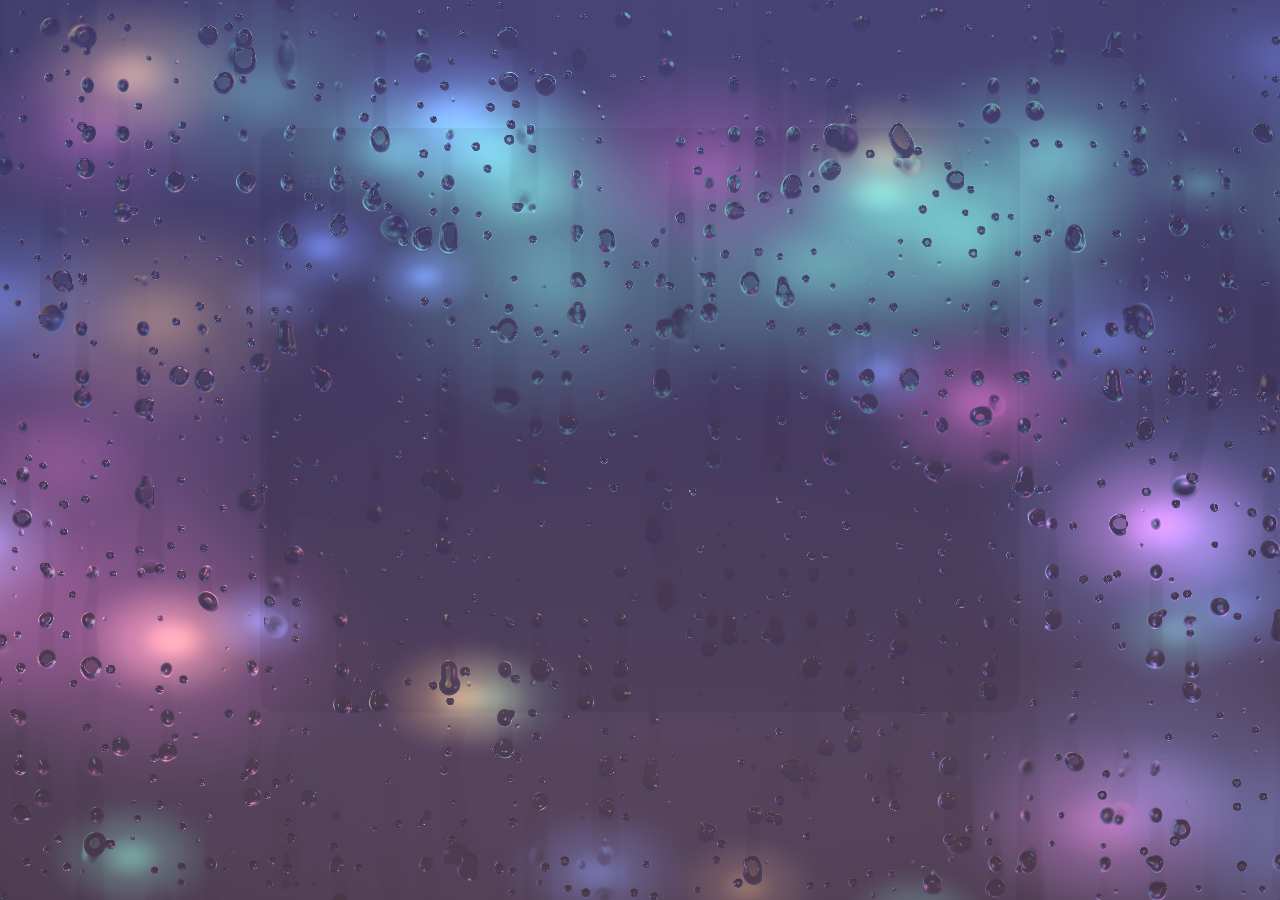
<file: index.html>
<!DOCTYPE html>
<html lang="zh-CN">
<head>
  <meta charset="UTF-8">
  <meta name="viewport" content="width=device-width, initial-scale=1.0">
  <title>Cyber Zen · 赛博禅</title>
  <link rel="preconnect" href="https://fonts.googleapis.com">
  <link rel="preconnect" href="https://fonts.gstatic.com" crossorigin>
  <link href="https://fonts.googleapis.com/css2?family=JetBrains+Mono:wght@300;400&family=Noto+Serif+SC:wght@300;400&family=LXGW+WenKai:wght@300;400&display=swap" rel="stylesheet">
  <link rel="stylesheet" href="style.css">
</head>
<body>
  <!-- WebGL fullscreen background -->
  <canvas id="bg-canvas"></canvas>

  <!-- Mode switcher – visible only when hovering top 50px -->
  <div id="mode-bar">
    <span class="mode-option active" data-mode="rain">Rain</span>
    <span class="mode-sep">/</span>
    <span class="mode-option" data-mode="snow">Star</span>
  </div>

  <!-- The Deck – immersive editor -->
  <div id="deck">
    <textarea id="editor" placeholder="在此书写 …" spellcheck="false"></textarea>
    <div id="deck-toolbar">
      <button id="btn-font" title="切换字体">A</button>
      <button id="btn-timer" title="心流计时器">⏱</button>
      <button id="btn-export" title="导出 .txt">↓</button>
    </div>
  </div>

  <!-- Vibe Mixer toggle (bottom-right) -->
  <div id="mixer-toggle" title="Vibe Mixer">
    <svg width="26" height="26" viewBox="0 0 20 20" fill="none">
      <rect x="3" y="4" width="14" height="1.5" rx="0.75" fill="currentColor"/>
      <rect x="3" y="9.25" width="14" height="1.5" rx="0.75" fill="currentColor"/>
      <rect x="3" y="14.5" width="14" height="1.5" rx="0.75" fill="currentColor"/>
      <circle cx="7" cy="4.75" r="2" fill="currentColor"/>
      <circle cx="13" cy="10" r="2" fill="currentColor"/>
      <circle cx="9" cy="15.25" r="2" fill="currentColor"/>
    </svg>
  </div>

  <!-- Vibe Mixer panel -->
  <div id="vibe-mixer">
    <h3>Vibe Mixer</h3>
    <label>
      <span class="label-text">Intensity</span>
      <input type="range" id="sl-intensity" min="0" max="100" value="50">
    </label>
    <label>
      <span class="label-text">Blur</span>
      <input type="range" id="sl-blur" min="0" max="100" value="20">
    </label>
    <label>
      <span class="label-text">White Noise</span>
      <input type="range" id="sl-noise" min="0" max="100" value="0">
    </label>
    <label>
      <span class="label-text">Ambient</span>
      <input type="range" id="sl-music" min="0" max="100" value="0">
    </label>
    <div id="scene-selector">
      <span class="label-text">Scene</span>
      <div id="scene-btns">
        <button class="scene-btn active" data-scene="0">自然雨声</button>
        <button class="scene-btn" data-scene="1">窗边细雨</button>
      </div>
    </div>
  </div>

  <!-- Zen Timer overlay -->
  <div id="zen-timer" class="hidden">
    <svg id="timer-ring" viewBox="0 0 120 120">
      <circle class="ring-bg" cx="60" cy="60" r="54"/>
      <circle class="ring-fg" cx="60" cy="60" r="54"/>
    </svg>
    <div id="timer-display">25:00</div>
    <div id="timer-controls">
      <button id="timer-start">▶</button>
      <button id="timer-reset">↻</button>
    </div>
    <div id="timer-presets">
      <span data-min="15">15</span>
      <span data-min="25" class="active">25</span>
      <span data-min="45">45</span>
    </div>
  </div>

  <script src="app.js"></script>
</body>
</html>
</file>
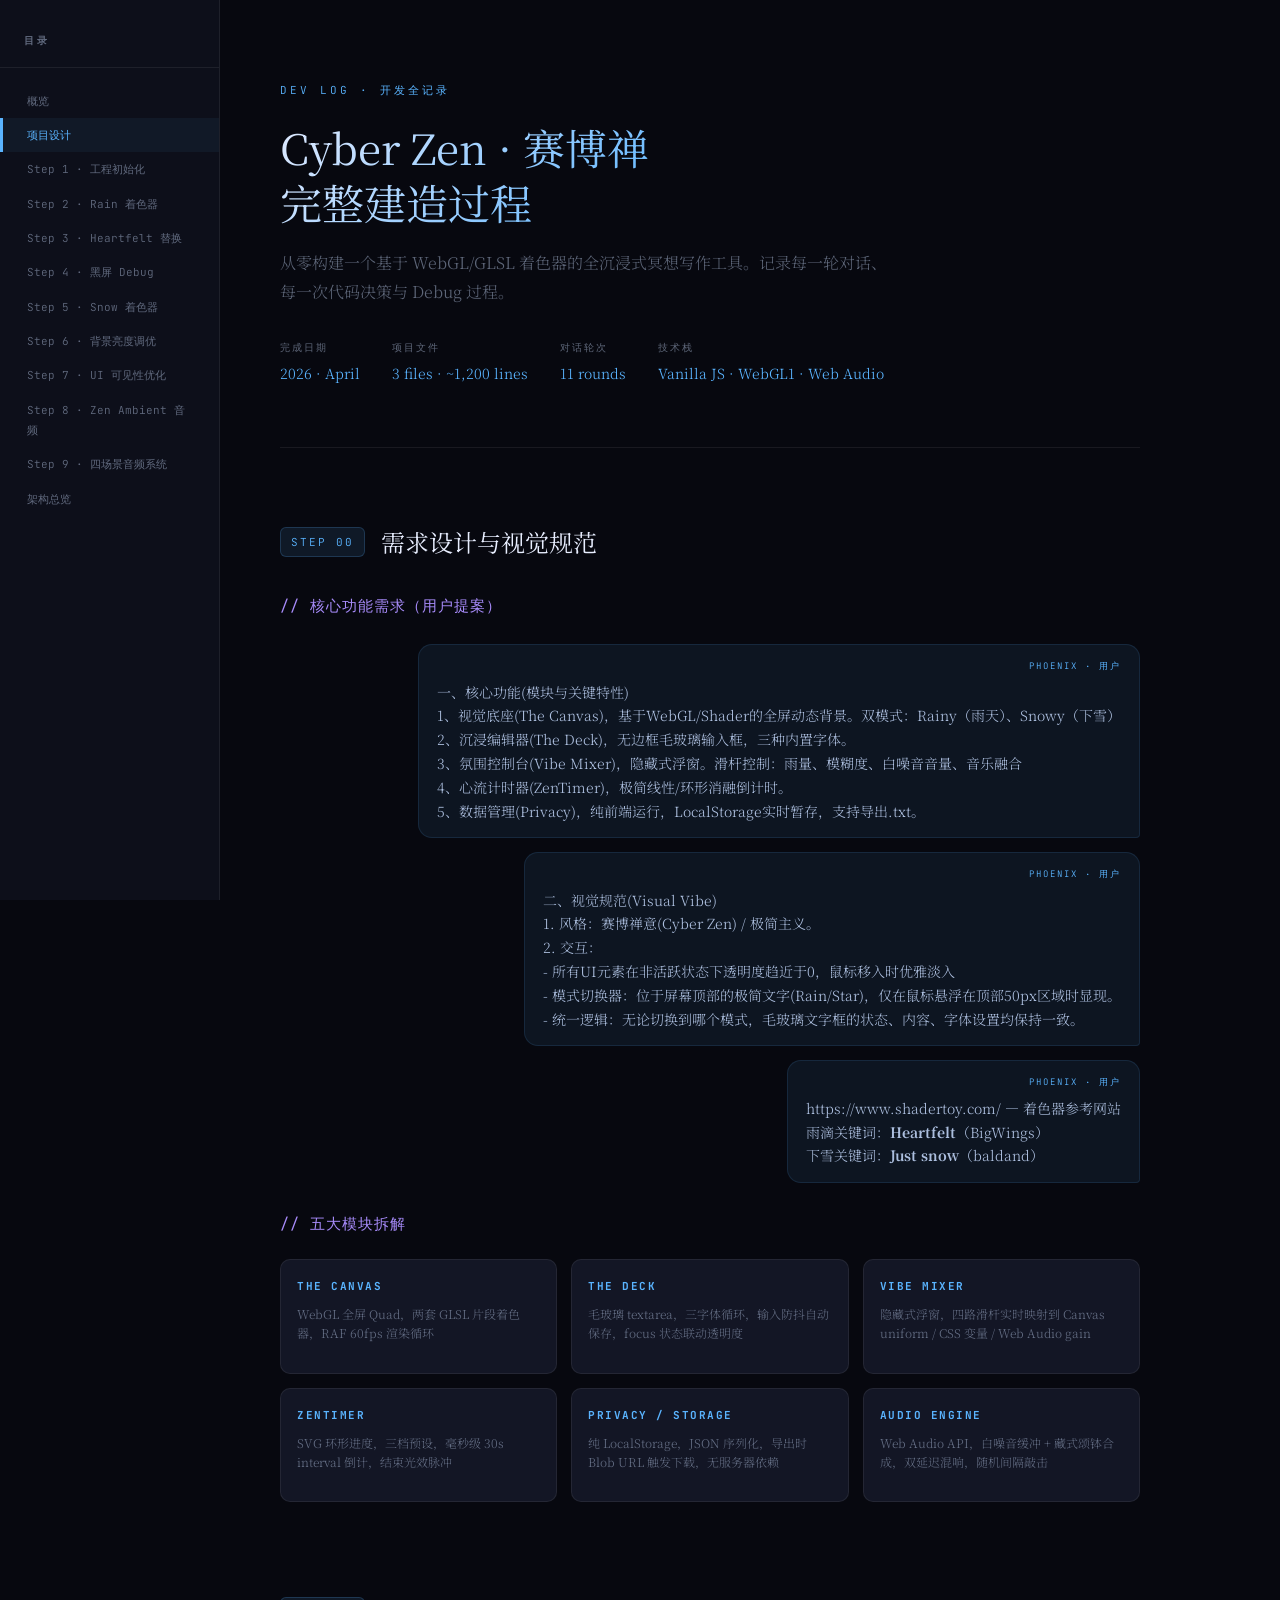
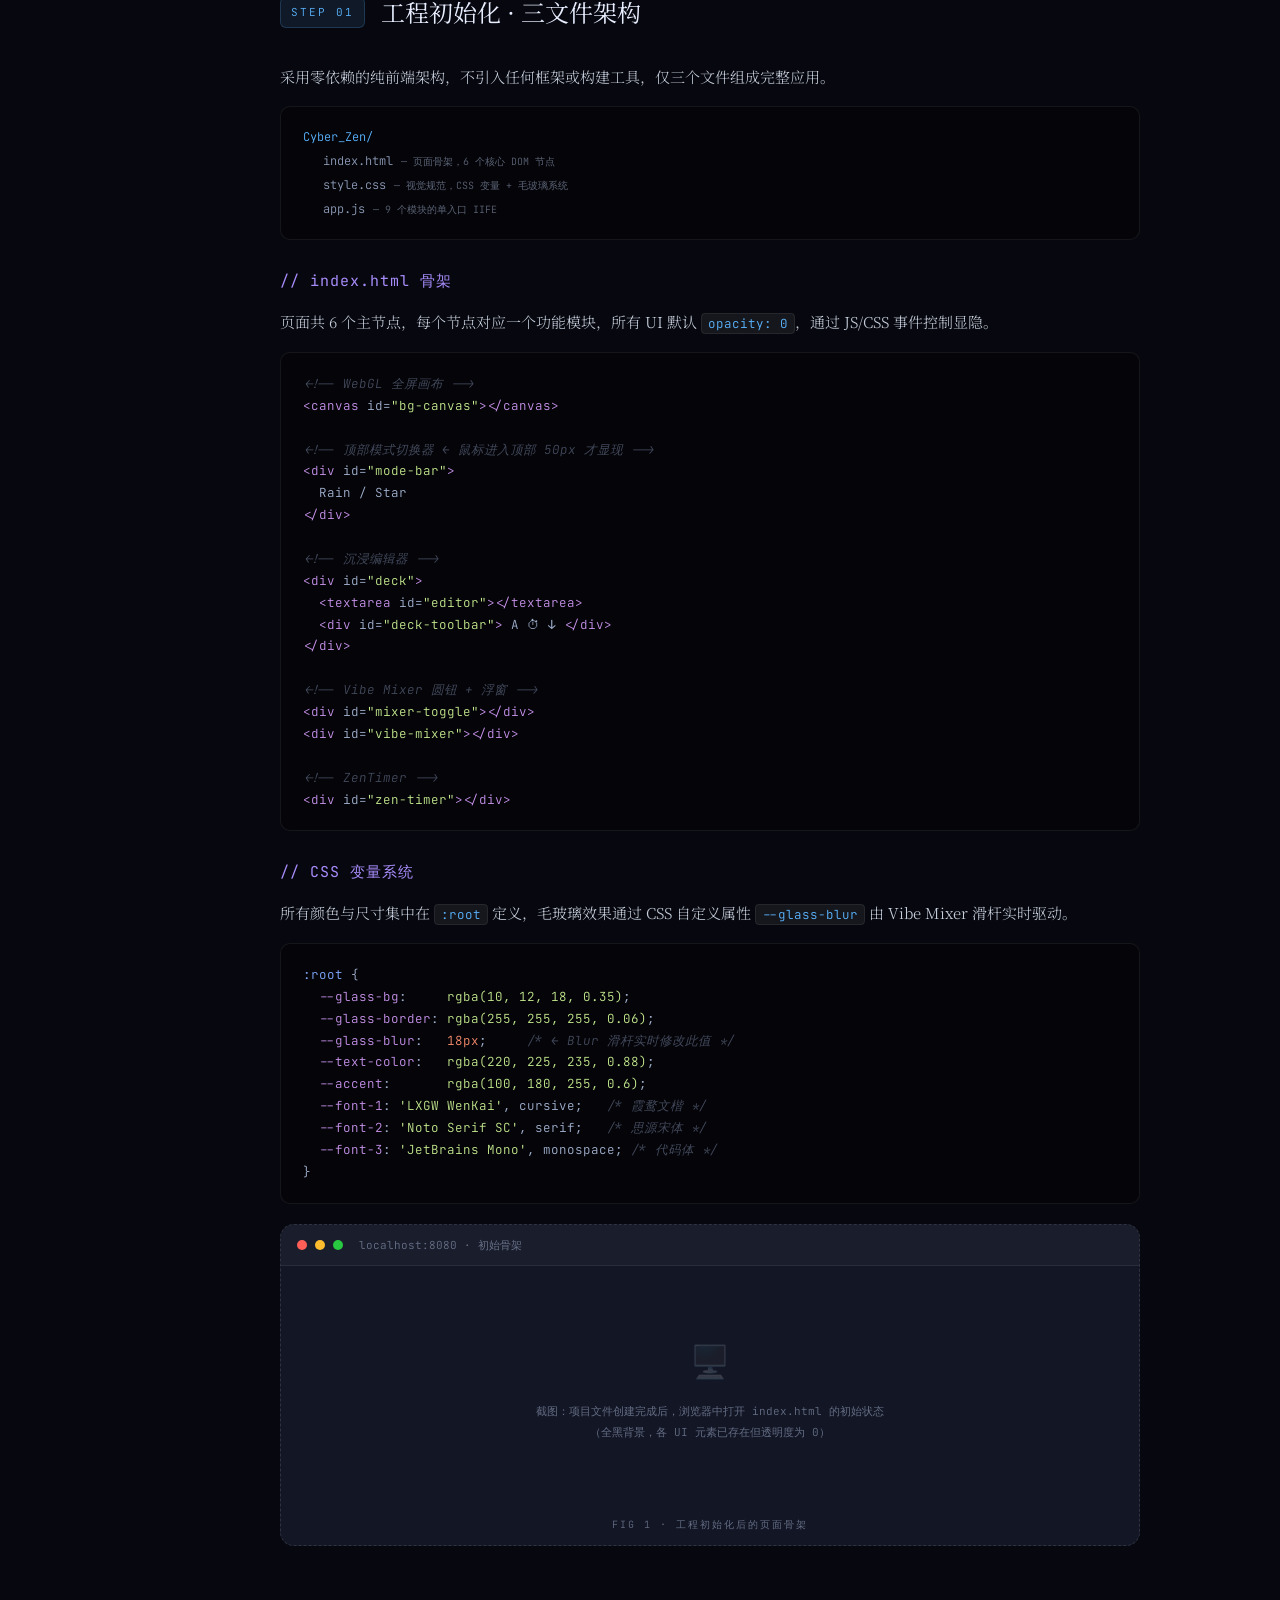
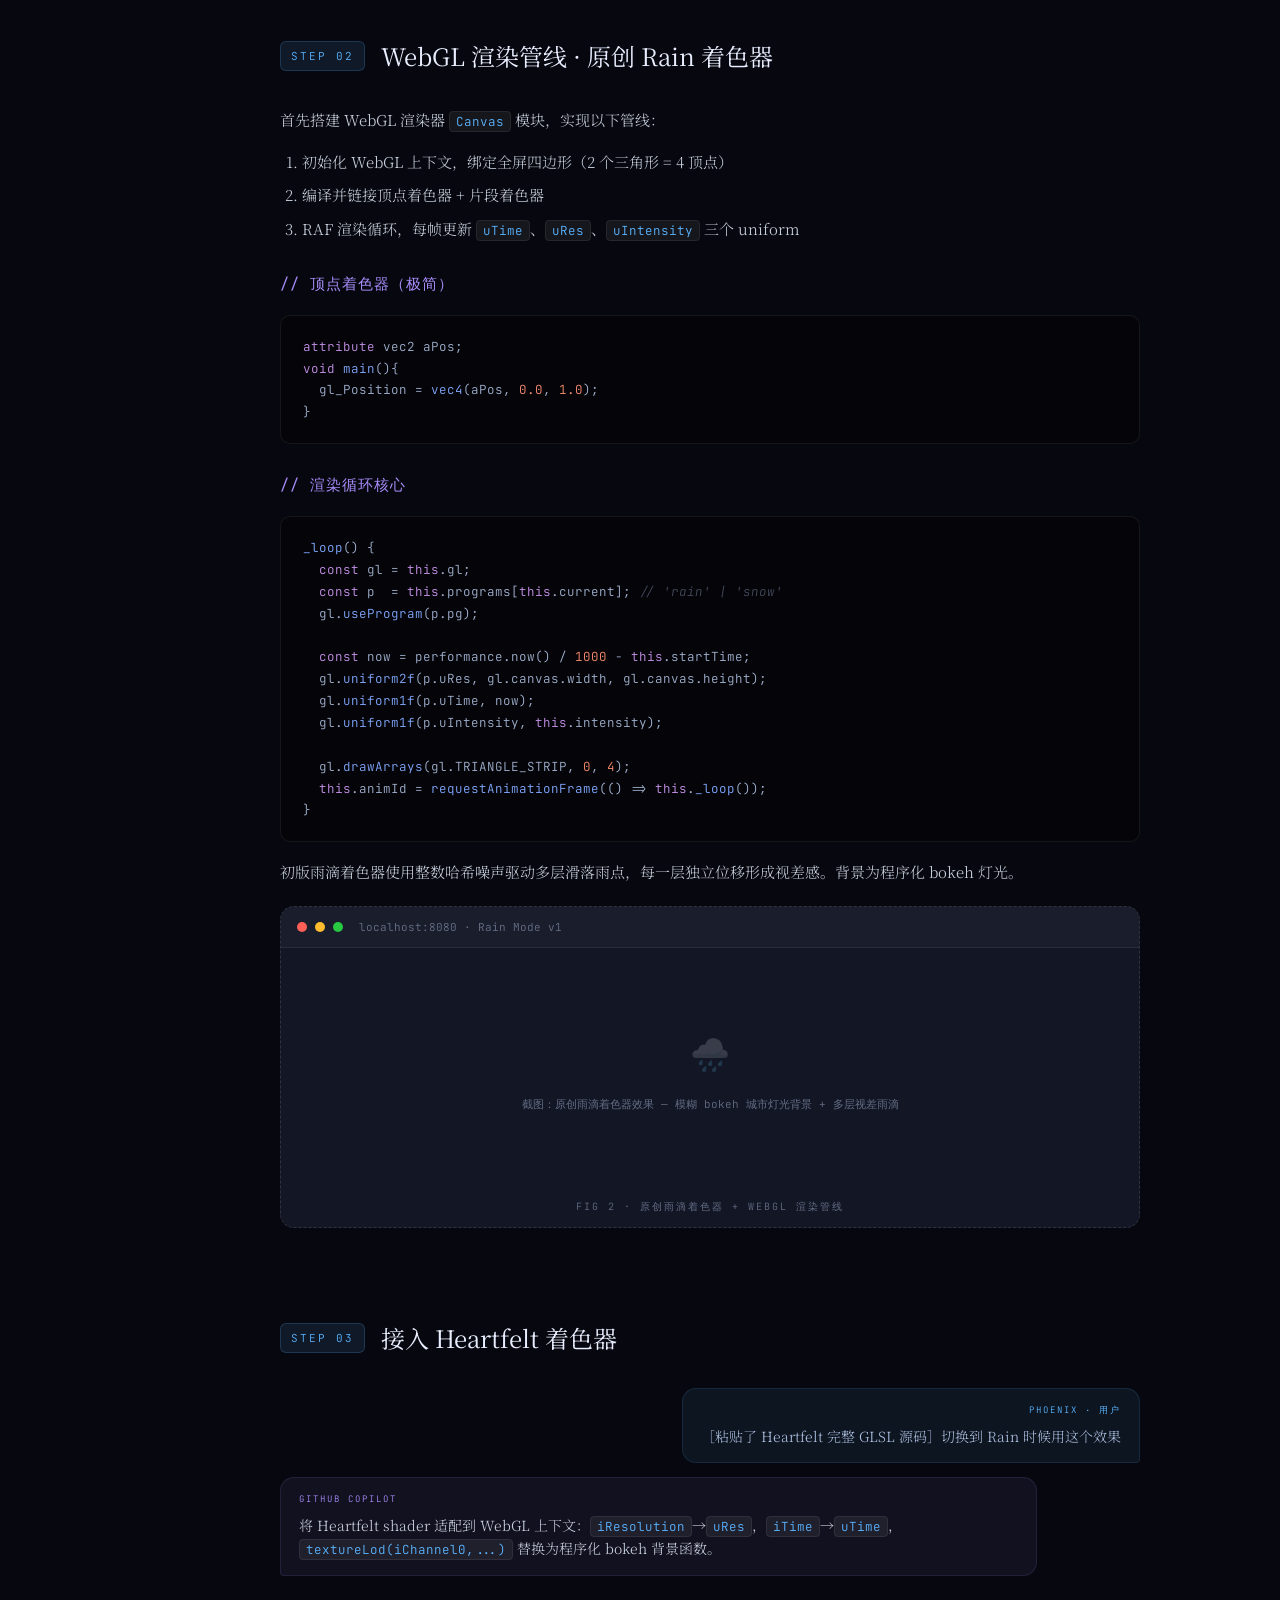
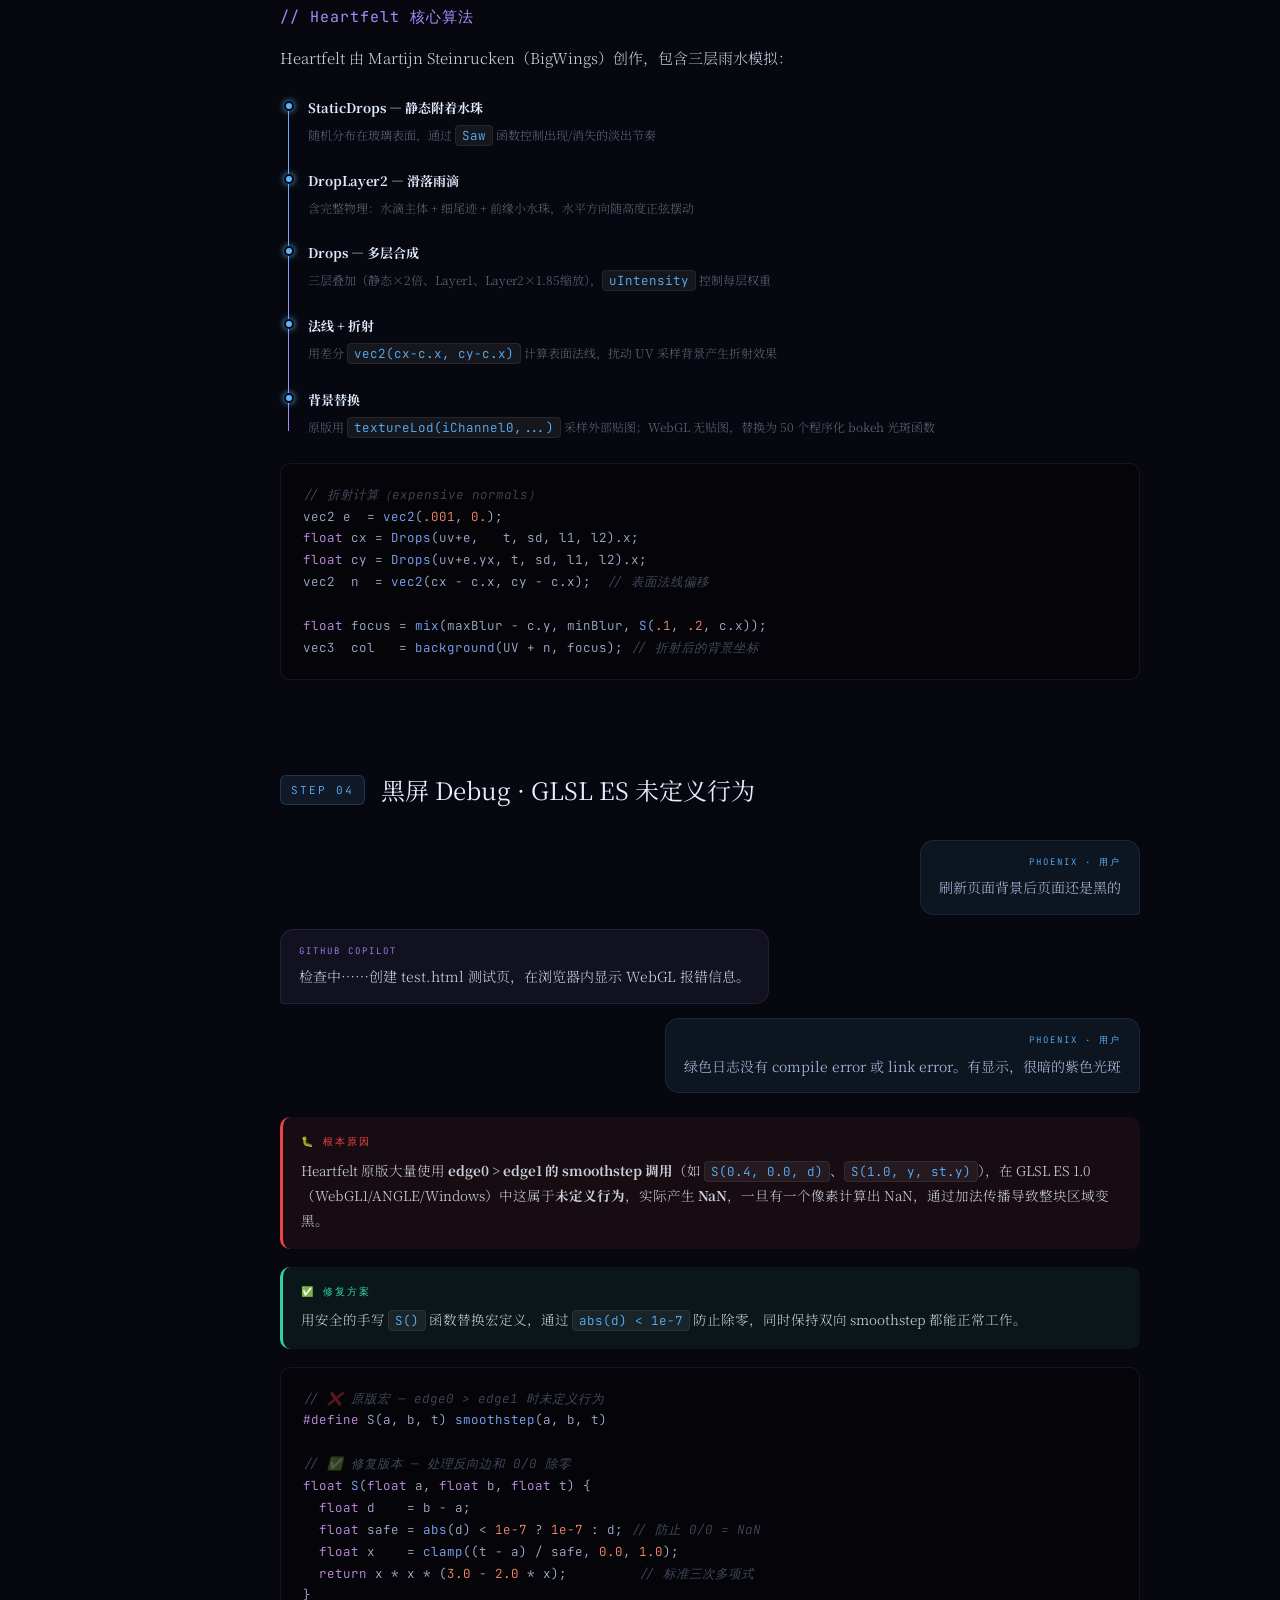
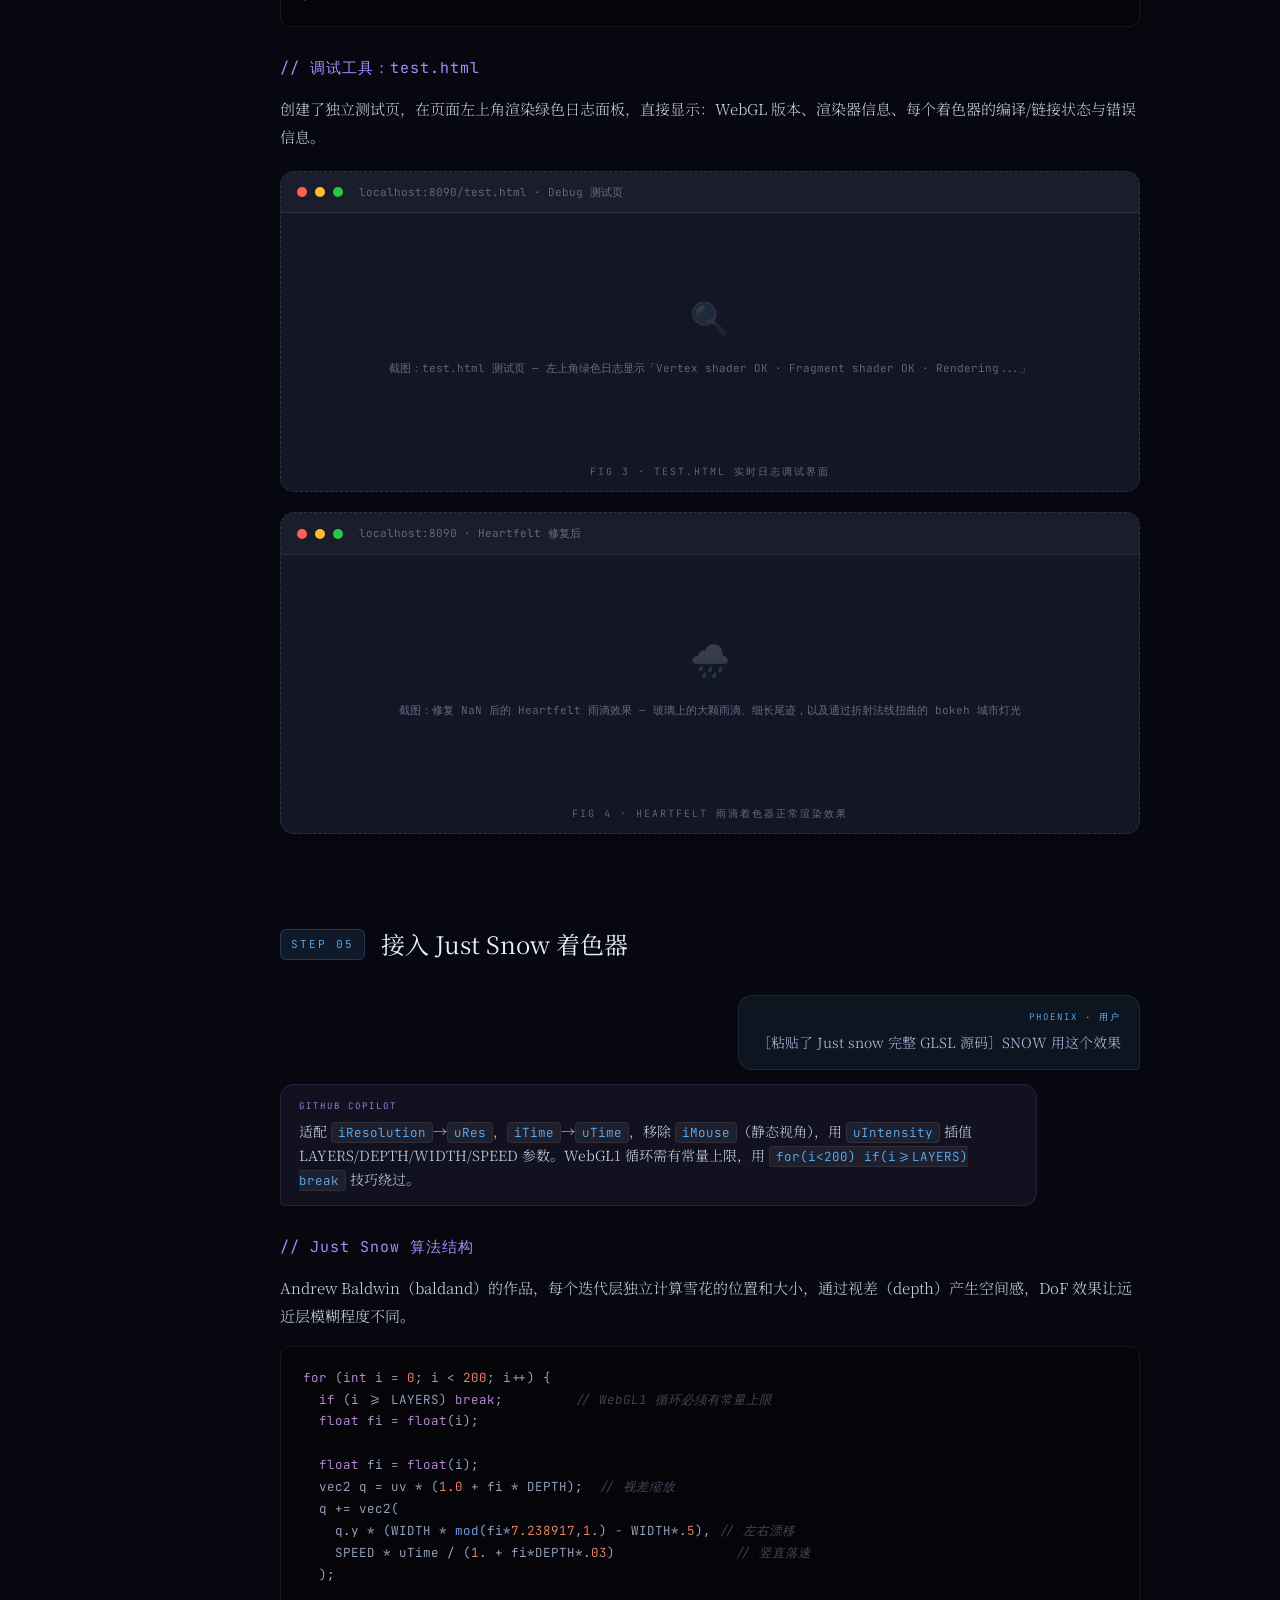
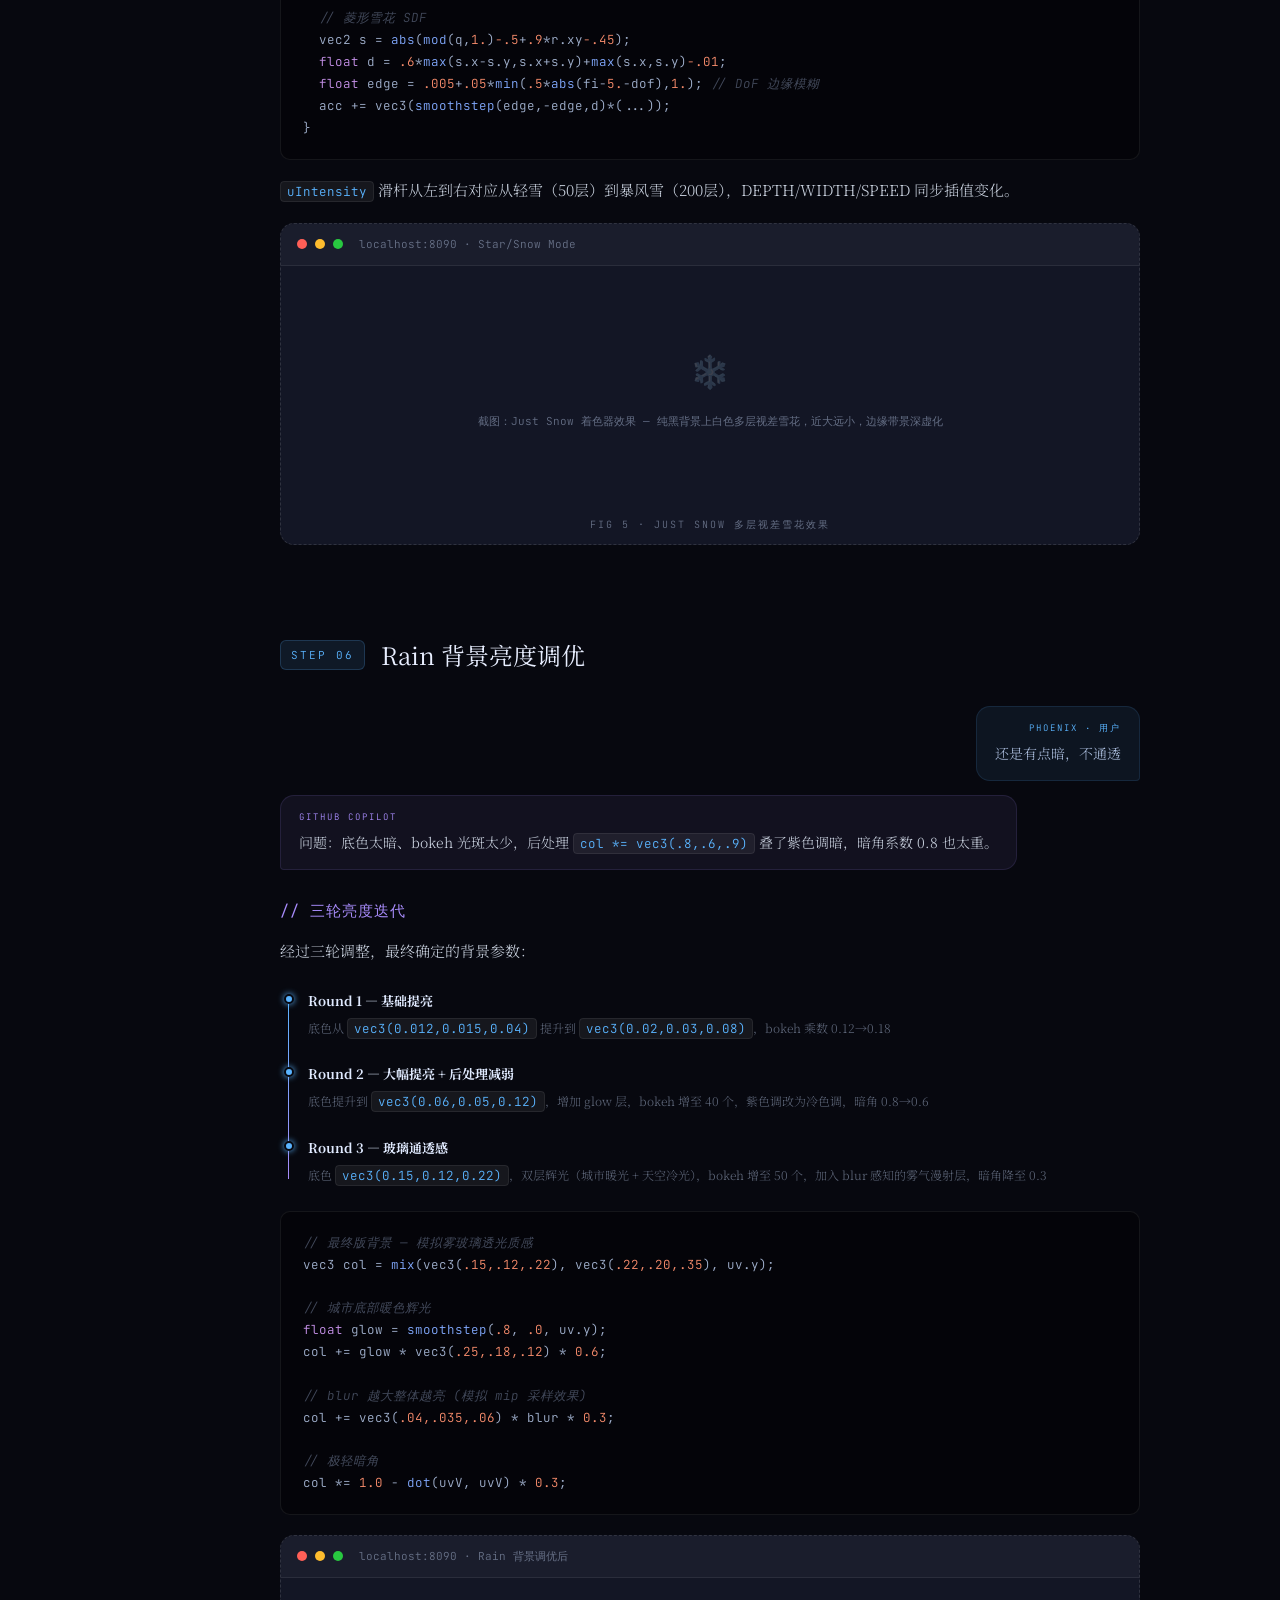
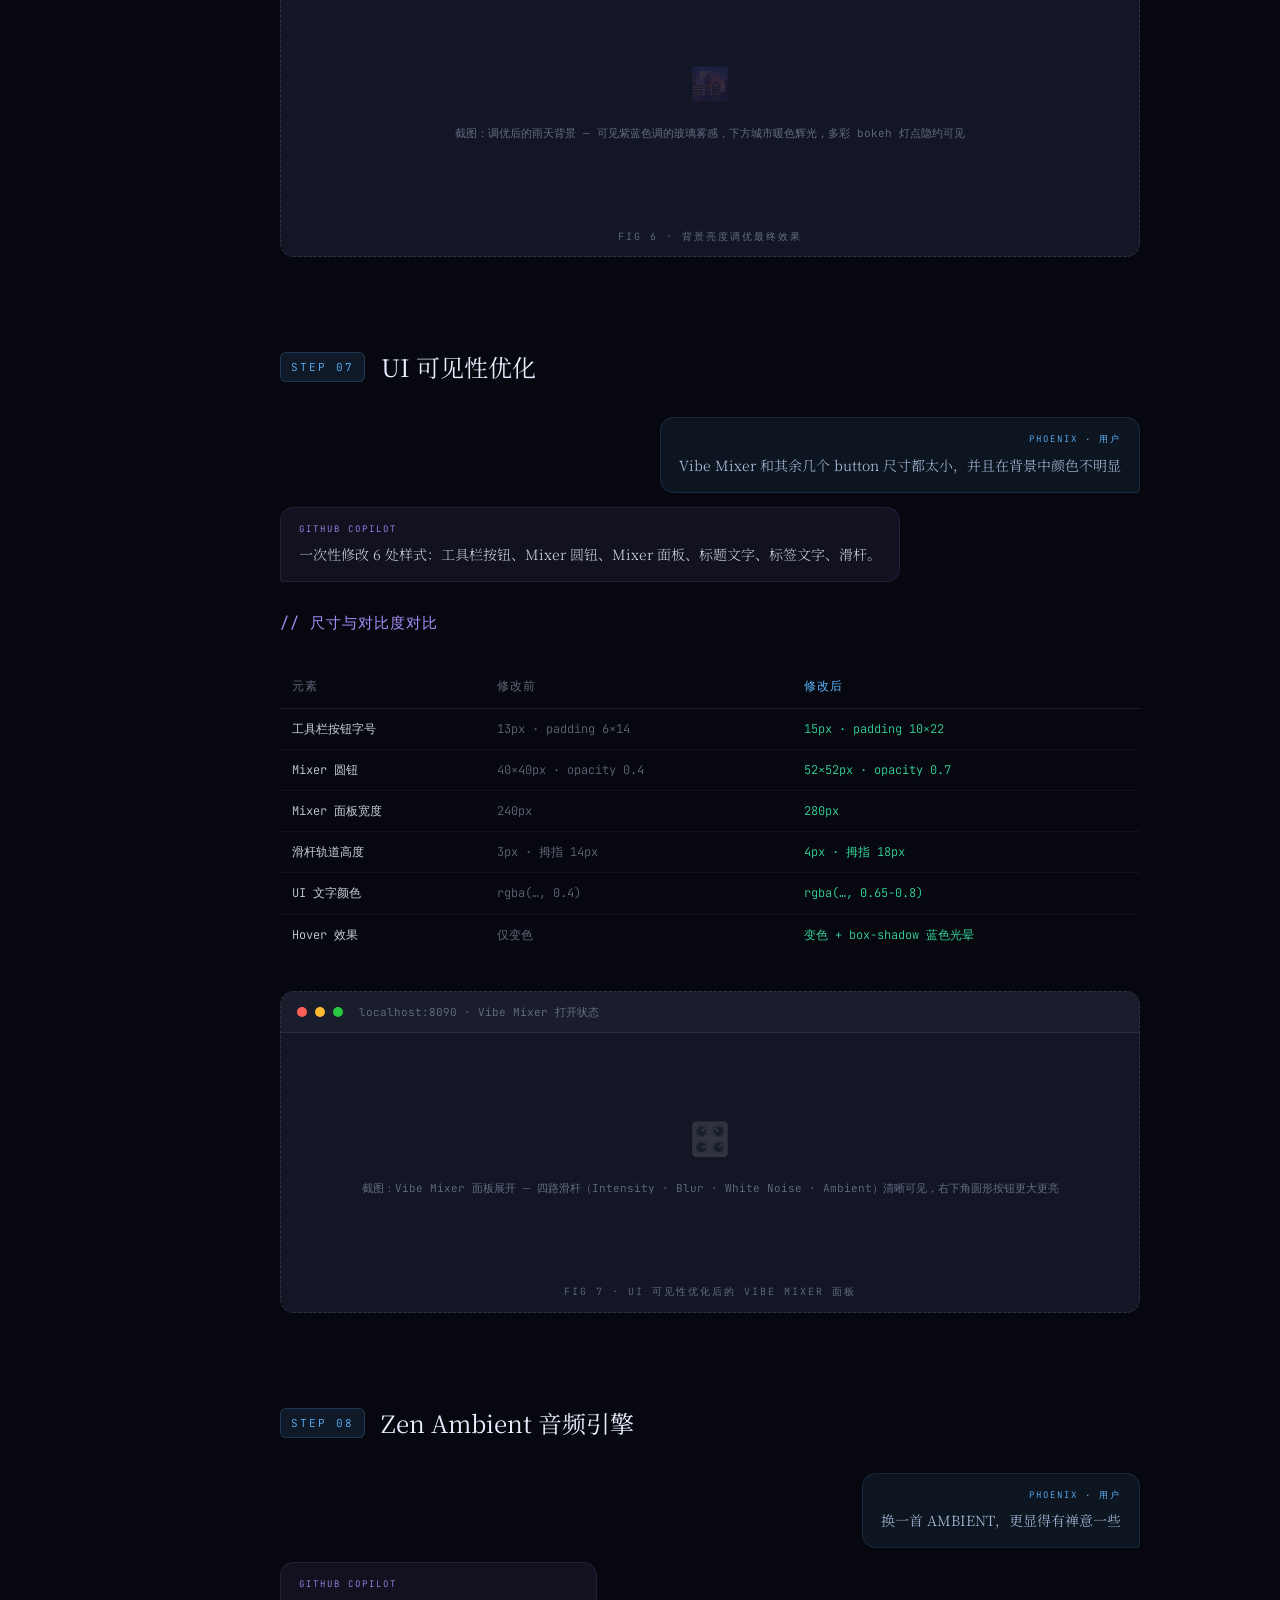
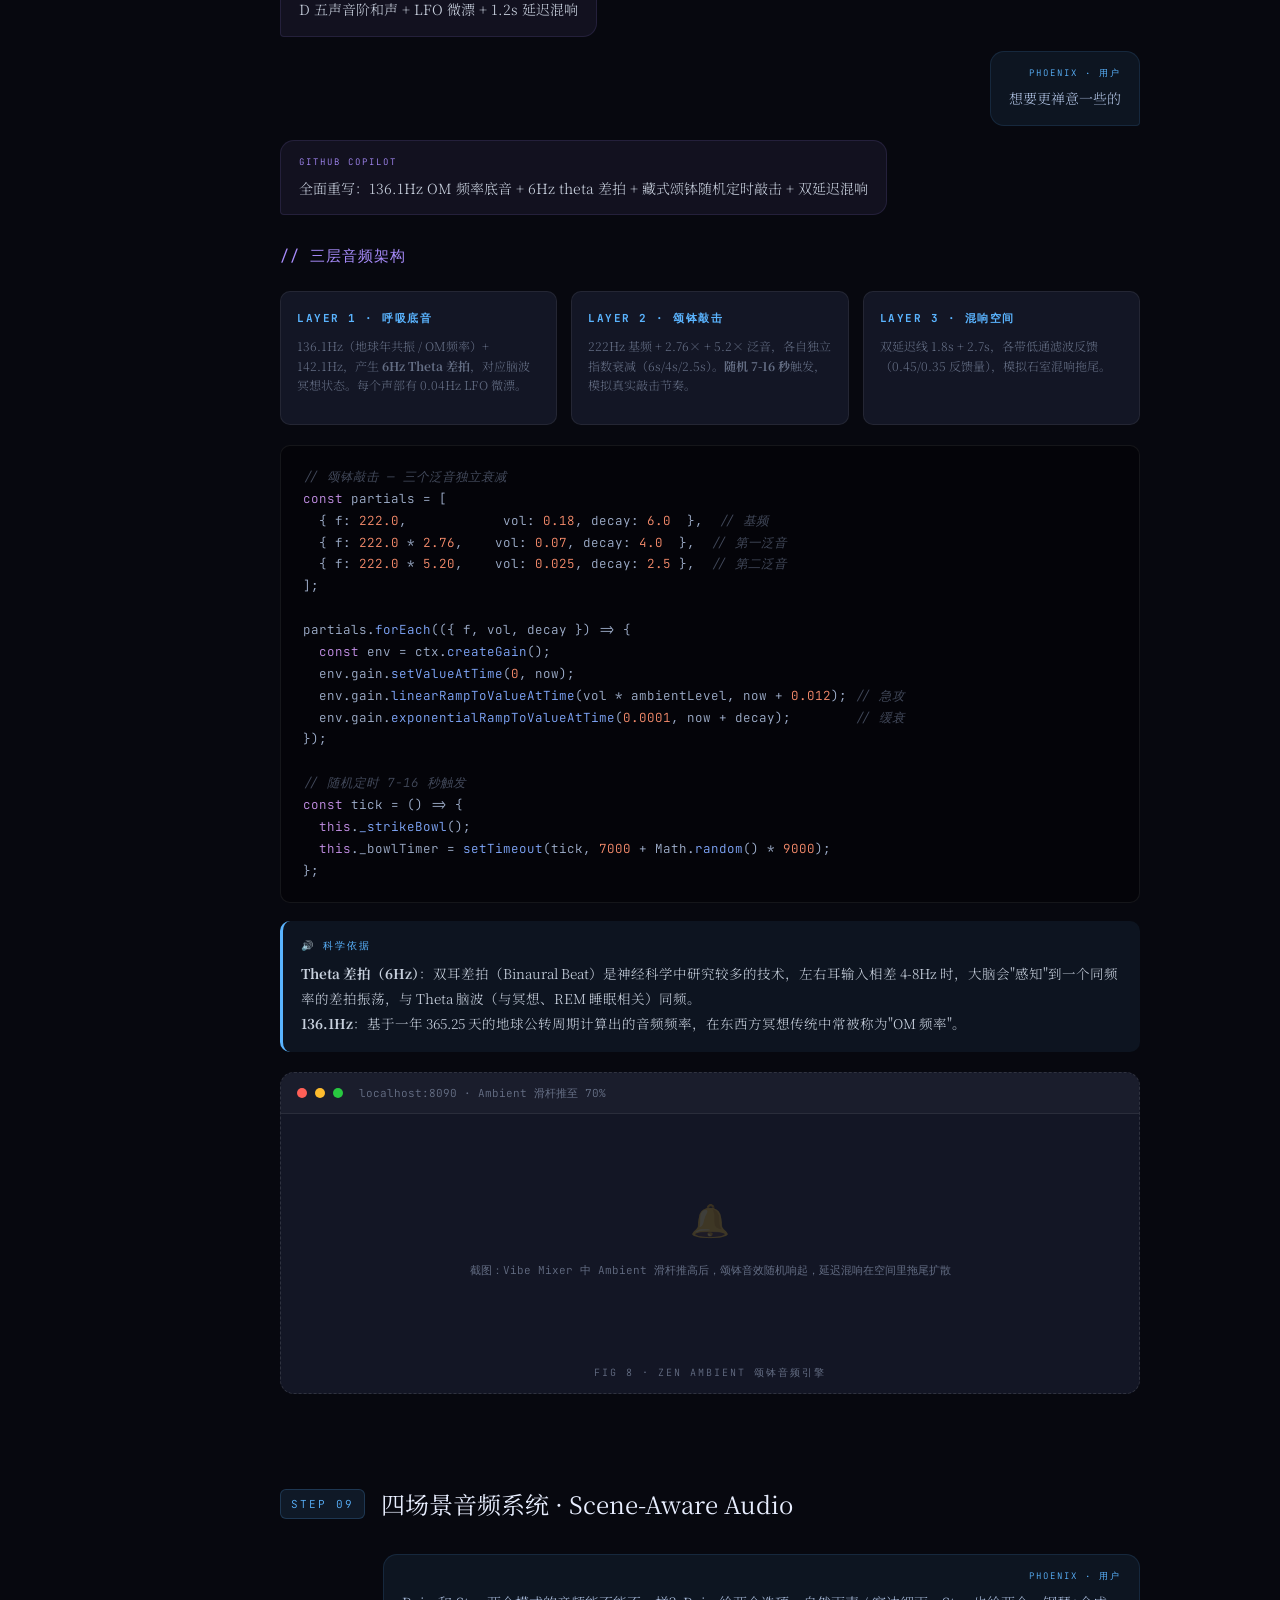
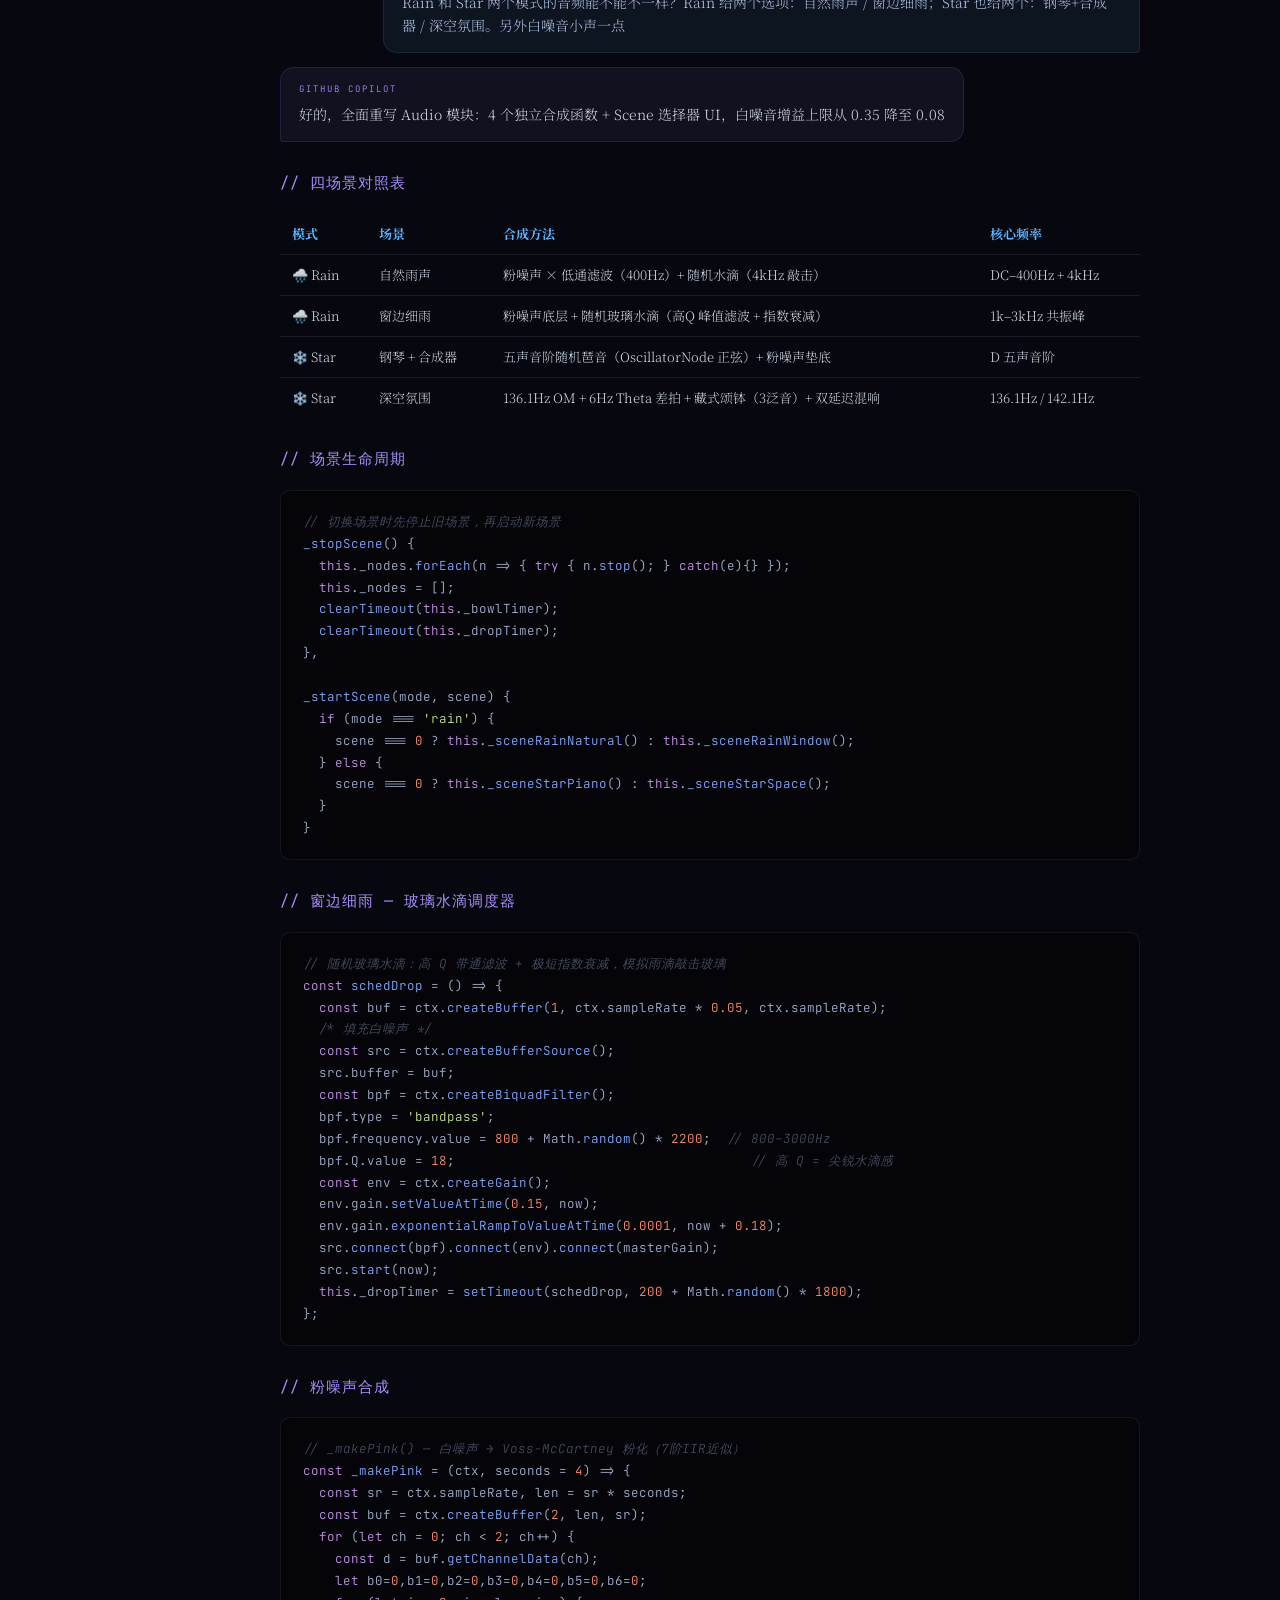
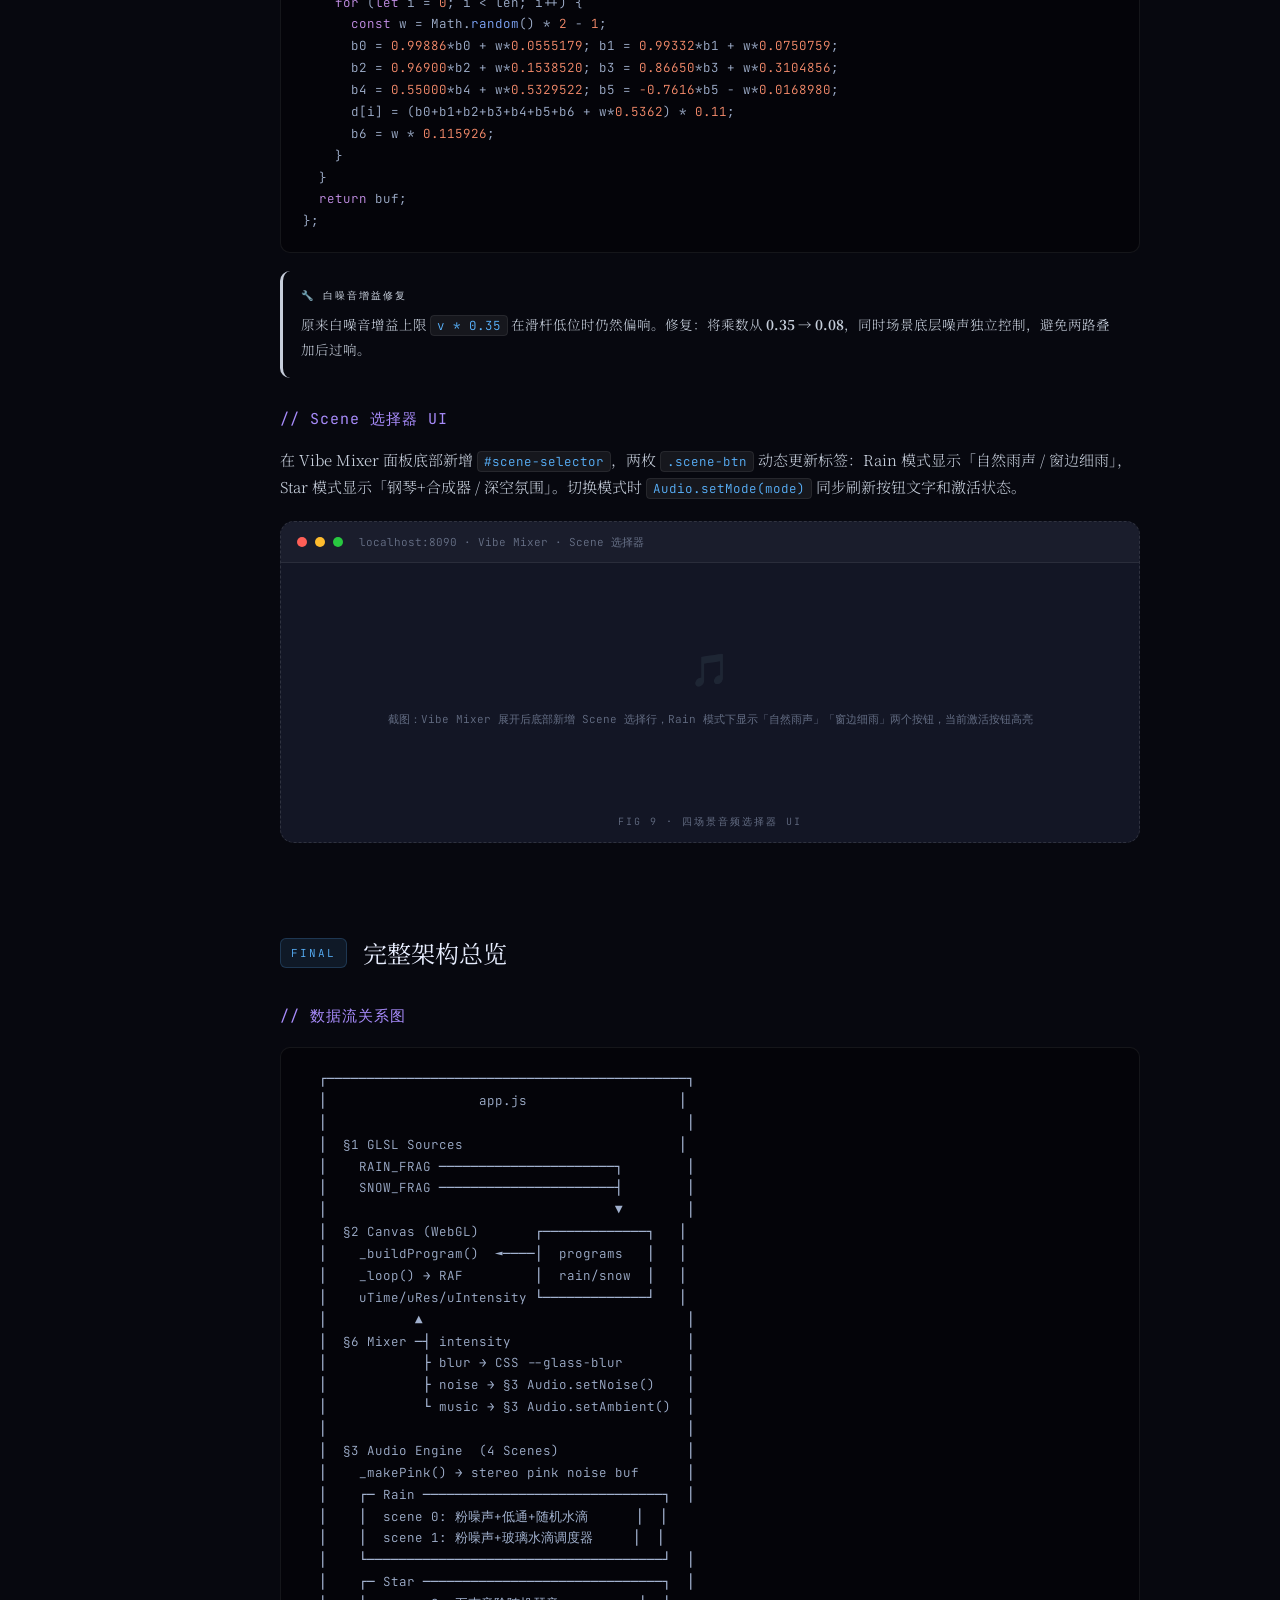
<file: devlog.html>
<!DOCTYPE html>
<html lang="zh-CN">
<head>
<meta charset="UTF-8">
<meta name="viewport" content="width=device-width, initial-scale=1.0">
<title>Cyber Zen · 开发全记录</title>
<style>
  @import url('https://fonts.googleapis.com/css2?family=JetBrains+Mono:wght@300;400&family=Noto+Serif+SC:wght@300;400&display=swap');

  :root {
    --bg: #07080f;
    --bg2: #0d0f1a;
    --bg3: #131625;
    --border: rgba(255,255,255,0.07);
    --accent: #5ab4ff;
    --accent2: #a78bfa;
    --text: rgba(220,228,242,0.9);
    --text-dim: rgba(180,195,225,0.5);
    --user-bg: rgba(90,180,255,0.08);
    --ai-bg: rgba(167,139,250,0.07);
    --code-bg: rgba(0,0,0,0.4);
    --radius: 14px;
  }

  * { margin:0; padding:0; box-sizing:border-box; }

  html { scroll-behavior: smooth; }

  body {
    background: var(--bg);
    color: var(--text);
    font-family: 'Noto Serif SC', serif;
    font-weight: 300;
    line-height: 1.85;
    font-size: 15px;
  }

  /* ── Sidebar TOC ── */
  #toc {
    position: fixed;
    top: 0; left: 0;
    width: 220px; height: 100vh;
    background: var(--bg2);
    border-right: 1px solid var(--border);
    padding: 32px 0;
    overflow-y: auto;
    z-index: 100;
  }
  #toc h2 {
    font-family: 'JetBrains Mono', monospace;
    font-size: 10px;
    letter-spacing: 3px;
    text-transform: uppercase;
    color: var(--text-dim);
    padding: 0 24px 16px;
    border-bottom: 1px solid var(--border);
    margin-bottom: 16px;
  }
  #toc a {
    display: block;
    padding: 7px 24px;
    font-family: 'JetBrains Mono', monospace;
    font-size: 11px;
    color: var(--text-dim);
    text-decoration: none;
    transition: color .25s, background .25s, border-left .25s;
    border-left: 3px solid transparent;
  }
  #toc a:hover, #toc a.active {
    color: var(--accent);
    background: rgba(90,180,255,0.06);
    border-left-color: var(--accent);
  }
  #toc .toc-step { color: var(--text-dim); font-size: 10px; padding: 3px 24px 3px 34px; }

  /* ── Main ── */
  main {
    margin-left: 220px;
    padding: 0 60px 120px;
    max-width: 980px;
  }

  /* ── Hero ── */
  #hero {
    padding: 80px 0 60px;
    border-bottom: 1px solid var(--border);
    margin-bottom: 64px;
  }
  #hero .badge {
    font-family: 'JetBrains Mono', monospace;
    font-size: 11px;
    letter-spacing: 3px;
    text-transform: uppercase;
    color: var(--accent);
    margin-bottom: 20px;
  }
  #hero h1 {
    font-size: 42px;
    font-weight: 400;
    line-height: 1.3;
    background: linear-gradient(135deg, #e0eaff 0%, var(--accent) 50%, var(--accent2) 100%);
    -webkit-background-clip: text;
    -webkit-text-fill-color: transparent;
    background-clip: text;
    margin-bottom: 18px;
  }
  #hero p { color: var(--text-dim); font-size: 16px; max-width: 620px; }
  .meta-row {
    display: flex; gap: 32px; margin-top: 32px;
  }
  .meta-item { display:flex; flex-direction:column; gap:4px; }
  .meta-label { font-family: 'JetBrains Mono', monospace; font-size: 10px; letter-spacing:2px; text-transform:uppercase; color: var(--text-dim); }
  .meta-value { font-size: 14px; color: var(--accent); }

  /* ── Section ── */
  .section {
    margin-bottom: 80px;
    padding-top: 8px;
  }
  .step-header {
    display: flex; align-items: center; gap: 16px;
    margin-bottom: 28px;
  }
  .step-num {
    font-family: 'JetBrains Mono', monospace;
    font-size: 11px;
    letter-spacing: 2px;
    color: var(--accent);
    background: rgba(90,180,255,0.1);
    border: 1px solid rgba(90,180,255,0.2);
    border-radius: 6px;
    padding: 4px 10px;
    white-space: nowrap;
  }
  .section h2 {
    font-size: 24px;
    font-weight: 400;
    color: #e8eeff;
  }
  .section h3 {
    font-size: 15px;
    font-weight: 400;
    color: var(--accent2);
    margin: 28px 0 12px;
    font-family: 'JetBrains Mono', monospace;
    letter-spacing: 1px;
  }
  .section p { margin-bottom: 14px; color: var(--text); }
  .section ul, .section ol { padding-left: 22px; margin-bottom: 14px; }
  .section li { margin-bottom: 6px; color: var(--text); }
  .divider { height: 1px; background: var(--border); margin: 48px 0; }

  /* ── Chat bubbles ── */
  .chat { margin: 24px 0; display: flex; flex-direction: column; gap: 14px; }
  .bubble { padding: 14px 18px; border-radius: var(--radius); max-width: 88%; line-height:1.7; font-size: 14px; }
  .bubble.user {
    background: var(--user-bg);
    border: 1px solid rgba(90,180,255,0.12);
    border-bottom-right-radius: 4px;
    align-self: flex-end;
    color: rgba(200,220,255,0.85);
  }
  .bubble.ai {
    background: var(--ai-bg);
    border: 1px solid rgba(167,139,250,0.12);
    border-bottom-left-radius: 4px;
    align-self: flex-start;
    color: var(--text);
  }
  .bubble-label {
    font-family: 'JetBrains Mono', monospace;
    font-size: 9px;
    letter-spacing: 2px;
    text-transform: uppercase;
    margin-bottom: 6px;
  }
  .bubble.user .bubble-label { color: var(--accent); text-align:right; }
  .bubble.ai   .bubble-label { color: var(--accent2); }

  /* ── Code block ── */
  pre {
    background: var(--code-bg);
    border: 1px solid var(--border);
    border-radius: 10px;
    padding: 20px 22px;
    overflow-x: auto;
    margin: 16px 0;
    font-family: 'JetBrains Mono', monospace;
    font-size: 12.5px;
    line-height: 1.75;
    color: rgba(200,220,255,0.8);
  }
  pre .kw  { color: #c792ea; }
  pre .fn  { color: #82aaff; }
  pre .str { color: #c3e88d; }
  pre .cmt { color: rgba(180,200,240,0.35); font-style: italic; }
  pre .num { color: #f78c6c; }

  code {
    font-family: 'JetBrains Mono', monospace;
    font-size: 12.5px;
    background: rgba(255,255,255,0.06);
    border: 1px solid var(--border);
    border-radius: 4px;
    padding: 1px 6px;
    color: var(--accent);
  }

  /* ── Screenshot placeholder ── */
  .screenshot {
    background: var(--bg3);
    border: 1px dashed rgba(255,255,255,0.12);
    border-radius: var(--radius);
    margin: 20px 0;
    overflow: hidden;
  }
  .screenshot-header {
    display: flex; align-items: center; gap: 8px;
    padding: 10px 16px;
    background: rgba(255,255,255,0.03);
    border-bottom: 1px solid var(--border);
  }
  .dot { width: 10px; height: 10px; border-radius: 50%; }
  .dot-r { background: #ff5f57; }
  .dot-y { background: #febc2e; }
  .dot-g { background: #28c840; }
  .screenshot-url {
    font-family: 'JetBrains Mono', monospace;
    font-size: 11px;
    color: var(--text-dim);
    margin-left: 8px;
  }
  .screenshot-body {
    min-height: 240px;
    display: flex;
    flex-direction: column;
    align-items: center;
    justify-content: center;
    gap: 12px;
    padding: 32px;
    position: relative;
  }
  .screenshot-body img {
    width: 100%;
    border-radius: 4px;
    display: block;
  }
  .screenshot-caption {
    font-family: 'JetBrains Mono', monospace;
    font-size: 10px;
    letter-spacing: 2px;
    text-transform: uppercase;
    color: var(--text-dim);
    text-align: center;
    padding: 10px;
  }
  .screenshot-icon {
    font-size: 32px;
    opacity: 0.2;
  }
  .screenshot-hint {
    font-family: 'JetBrains Mono', monospace;
    font-size: 11px;
    color: var(--text-dim);
    text-align: center;
  }

  /* ── Feature tag ── */
  .tag {
    display: inline-block;
    font-family: 'JetBrains Mono', monospace;
    font-size: 10px;
    letter-spacing: 1px;
    padding: 3px 8px;
    border-radius: 4px;
    margin: 2px;
  }
  .tag-blue  { background: rgba(90,180,255,0.1);  border: 1px solid rgba(90,180,255,0.2);  color: var(--accent); }
  .tag-purple{ background: rgba(167,139,250,0.1); border: 1px solid rgba(167,139,250,0.2); color: var(--accent2); }
  .tag-green { background: rgba(52,211,153,0.1);  border: 1px solid rgba(52,211,153,0.2);  color: #34d399; }
  .tag-orange{ background: rgba(251,146,60,0.1);  border: 1px solid rgba(251,146,60,0.2);  color: #fb923c; }

  /* ── File tree ── */
  .filetree {
    background: var(--code-bg);
    border: 1px solid var(--border);
    border-radius: 10px;
    padding: 18px 22px;
    font-family: 'JetBrains Mono', monospace;
    font-size: 12px;
    line-height: 2;
    margin: 16px 0;
  }
  .filetree .dir  { color: var(--accent); }
  .filetree .file { color: rgba(200,220,255,0.7); }
  .filetree .indent { padding-left: 20px; }
  .filetree .size { color: var(--text-dim); font-size: 10px; margin-left: 8px; }

  /* ── Architecture diagram ── */
  .arch {
    display: grid;
    grid-template-columns: repeat(3, 1fr);
    gap: 14px;
    margin: 20px 0;
  }
  .arch-card {
    background: var(--bg3);
    border: 1px solid var(--border);
    border-radius: 10px;
    padding: 16px;
  }
  .arch-card h4 {
    font-family: 'JetBrains Mono', monospace;
    font-size: 11px;
    letter-spacing: 1.5px;
    text-transform: uppercase;
    color: var(--accent);
    margin-bottom: 8px;
  }
  .arch-card p { font-size: 12px; color: var(--text-dim); line-height: 1.6; }

  /* ── Timeline bar ── */
  .timeline { position: relative; padding-left: 28px; margin: 24px 0; }
  .timeline::before {
    content: '';
    position: absolute;
    left: 8px; top: 8px; bottom: 8px;
    width: 1px;
    background: linear-gradient(to bottom, var(--accent), var(--accent2));
  }
  .tl-item { position: relative; margin-bottom: 22px; }
  .tl-dot {
    position: absolute;
    left: -24px; top: 5px;
    width: 10px; height: 10px;
    border-radius: 50%;
    background: var(--accent);
    border: 2px solid var(--bg);
    box-shadow: 0 0 6px var(--accent);
  }
  .tl-item h4 { font-size: 13px; color: #e0eaff; margin-bottom: 4px; }
  .tl-item p  { font-size: 12px; color: var(--text-dim); }

  /* ── Bug callout ── */
  .callout {
    border-radius: 10px;
    padding: 16px 18px;
    margin: 18px 0;
    font-size: 13.5px;
    border-left: 3px solid;
  }
  .callout-bug   { background: rgba(239,68,68,0.07);  border-color: #ef4444; }
  .callout-fix   { background: rgba(52,211,153,0.07); border-color: #34d399; }
  .callout-info  { background: rgba(90,180,255,0.07); border-color: var(--accent); }
  .callout-label { font-family: 'JetBrains Mono', monospace; font-size: 10px; letter-spacing: 2px; text-transform: uppercase; margin-bottom: 6px; }
  .callout-bug   .callout-label { color: #ef4444; }
  .callout-fix   .callout-label { color: #34d399; }
  .callout-info  .callout-label { color: var(--accent); }

  /* ── Print ── */
  @media print {
    #toc { display: none; }
    main { margin-left: 0; padding: 20px 40px; }
    .section { page-break-inside: avoid; }
    pre { white-space: pre-wrap; }
  }

  @media (max-width: 900px) {
    #toc { display: none; }
    main { margin-left: 0; padding: 0 24px 80px; }
  }
</style>
</head>
<body>

<!-- ══════════════ SIDEBAR ══════════════ -->
<nav id="toc">
  <h2>目录</h2>
  <a href="#hero">概览</a>
  <a href="#s0">项目设计</a>
  <a href="#s1">Step 1 · 工程初始化</a>
  <a href="#s2">Step 2 · Rain 着色器</a>
  <a href="#s3">Step 3 · Heartfelt 替换</a>
  <a href="#s4">Step 4 · 黑屏 Debug</a>
  <a href="#s5">Step 5 · Snow 着色器</a>
  <a href="#s6">Step 6 · 背景亮度调优</a>
  <a href="#s7">Step 7 · UI 可见性优化</a>
  <a href="#s8">Step 8 · Zen Ambient 音频</a>
  <a href="#s9">Step 9 · 四场景音频系统</a>
  <a href="#arch">架构总览</a>
</nav>

<!-- ══════════════ MAIN ══════════════ -->
<main>

<!-- ── HERO ── -->
<section id="hero">
  <div class="badge">Dev Log · 开发全记录</div>
  <h1>Cyber Zen · 赛博禅<br>完整建造过程</h1>
  <p>从零构建一个基于 WebGL/GLSL 着色器的全沉浸式冥想写作工具。记录每一轮对话、每一次代码决策与 Debug 过程。</p>
  <div class="meta-row">
    <div class="meta-item">
      <span class="meta-label">完成日期</span>
      <span class="meta-value">2026 · April</span>
    </div>
    <div class="meta-item">
      <span class="meta-label">项目文件</span>
      <span class="meta-value">3 files · ~1,200 lines</span>
    </div>
    <div class="meta-item">
      <span class="meta-label">对话轮次</span>
      <span class="meta-value">11 rounds</span>
    </div>
    <div class="meta-item">
      <span class="meta-label">技术栈</span>
      <span class="meta-value">Vanilla JS · WebGL1 · Web Audio</span>
    </div>
  </div>
</section>

<!-- ══ STEP 0 : DESIGN ══ -->
<section class="section" id="s0">
  <div class="step-header">
    <span class="step-num">STEP 00</span>
    <h2>需求设计与视觉规范</h2>
  </div>

  <h3>// 核心功能需求（用户提案）</h3>

  <div class="chat">
    <div class="bubble user">
      <div class="bubble-label">Phoenix · 用户</div>
      一、核心功能(模块与关键特性)<br>
      1、视觉底座(The Canvas)，基于WebGL/Shader的全屏动态背景。双模式：Rainy（雨天）、Snowy（下雪）<br>
      2、沉浸编辑器(The Deck)，无边框毛玻璃输入框，三种内置字体。<br>
      3、氛围控制台(Vibe Mixer)，隐藏式浮窗。滑杆控制：雨量、模糊度、白噪音音量、音乐融合<br>
      4、心流计时器(ZenTimer)，极简线性/环形消融倒计时。<br>
      5、数据管理(Privacy)，纯前端运行，LocalStorage实时暂存，支持导出.txt。
    </div>
    <div class="bubble user">
      <div class="bubble-label">Phoenix · 用户</div>
      二、视觉规范(Visual Vibe)<br>
      1. 风格：赛博禅意(Cyber Zen) / 极简主义。<br>
      2. 交互：<br>
      - 所有UI元素在非活跃状态下透明度趋近于0，鼠标移入时优雅淡入<br>
      - 模式切换器：位于屏幕顶部的极简文字(Rain/Star)，仅在鼠标悬浮在顶部50px区域时显现。<br>
      - 统一逻辑：无论切换到哪个模式，毛玻璃文字框的状态、内容、字体设置均保持一致。
    </div>
    <div class="bubble user">
      <div class="bubble-label">Phoenix · 用户</div>
      https://www.shadertoy.com/ — 着色器参考网站<br>
      雨滴关键词：<strong>Heartfelt</strong>（BigWings）<br>
      下雪关键词：<strong>Just snow</strong>（baldand）
    </div>
  </div>

  <h3>// 五大模块拆解</h3>
  <div class="arch">
    <div class="arch-card">
      <h4>The Canvas</h4>
      <p>WebGL 全屏 Quad，两套 GLSL 片段着色器，RAF 60fps 渲染循环</p>
    </div>
    <div class="arch-card">
      <h4>The Deck</h4>
      <p>毛玻璃 textarea，三字体循环，输入防抖自动保存，focus 状态联动透明度</p>
    </div>
    <div class="arch-card">
      <h4>Vibe Mixer</h4>
      <p>隐藏式浮窗，四路滑杆实时映射到 Canvas uniform / CSS 变量 / Web Audio gain</p>
    </div>
    <div class="arch-card">
      <h4>ZenTimer</h4>
      <p>SVG 环形进度，三档预设，毫秒级 30s interval 倒计，结束光效脉冲</p>
    </div>
    <div class="arch-card">
      <h4>Privacy / Storage</h4>
      <p>纯 LocalStorage，JSON 序列化，导出时 Blob URL 触发下载，无服务器依赖</p>
    </div>
    <div class="arch-card">
      <h4>Audio Engine</h4>
      <p>Web Audio API，白噪音缓冲 + 藏式颂钵合成，双延迟混响，随机间隔敲击</p>
    </div>
  </div>
</section>

<!-- ══ STEP 1 : INIT ══ -->
<section class="section" id="s1">
  <div class="step-header">
    <span class="step-num">STEP 01</span>
    <h2>工程初始化 · 三文件架构</h2>
  </div>

  <p>采用零依赖的纯前端架构，不引入任何框架或构建工具，仅三个文件组成完整应用。</p>

  <div class="filetree">
    <div><span class="dir">Cyber_Zen/</span></div>
    <div class="indent"><span class="file">index.html</span><span class="size">— 页面骨架，6 个核心 DOM 节点</span></div>
    <div class="indent"><span class="file">style.css</span><span class="size">— 视觉规范，CSS 变量 + 毛玻璃系统</span></div>
    <div class="indent"><span class="file">app.js</span><span class="size">— 9 个模块的单入口 IIFE</span></div>
  </div>

  <h3>// index.html 骨架</h3>
  <p>页面共 6 个主节点，每个节点对应一个功能模块，所有 UI 默认 <code>opacity: 0</code>，通过 JS/CSS 事件控制显隐。</p>

<pre><span class="cmt">&lt;!-- WebGL 全屏画布 --&gt;</span>
<span class="kw">&lt;canvas</span> id=<span class="str">"bg-canvas"</span><span class="kw">&gt;&lt;/canvas&gt;</span>

<span class="cmt">&lt;!-- 顶部模式切换器 ← 鼠标进入顶部 50px 才显现 --&gt;</span>
<span class="kw">&lt;div</span> id=<span class="str">"mode-bar"</span><span class="kw">&gt;</span>
  Rain / Star
<span class="kw">&lt;/div&gt;</span>

<span class="cmt">&lt;!-- 沉浸编辑器 --&gt;</span>
<span class="kw">&lt;div</span> id=<span class="str">"deck"</span><span class="kw">&gt;</span>
  <span class="kw">&lt;textarea</span> id=<span class="str">"editor"</span><span class="kw">&gt;&lt;/textarea&gt;</span>
  <span class="kw">&lt;div</span> id=<span class="str">"deck-toolbar"</span><span class="kw">&gt;</span> A ⏱ ↓ <span class="kw">&lt;/div&gt;</span>
<span class="kw">&lt;/div&gt;</span>

<span class="cmt">&lt;!-- Vibe Mixer 圆钮 + 浮窗 --&gt;</span>
<span class="kw">&lt;div</span> id=<span class="str">"mixer-toggle"</span><span class="kw">&gt;&lt;/div&gt;</span>
<span class="kw">&lt;div</span> id=<span class="str">"vibe-mixer"</span><span class="kw">&gt;&lt;/div&gt;</span>

<span class="cmt">&lt;!-- ZenTimer --&gt;</span>
<span class="kw">&lt;div</span> id=<span class="str">"zen-timer"</span><span class="kw">&gt;&lt;/div&gt;</span></pre>

  <h3>// CSS 变量系统</h3>
  <p>所有颜色与尺寸集中在 <code>:root</code> 定义，毛玻璃效果通过 CSS 自定义属性 <code>--glass-blur</code> 由 Vibe Mixer 滑杆实时驱动。</p>
<pre><span class="fn">:root</span> {
  <span class="kw">--glass-bg</span>:     <span class="str">rgba(10, 12, 18, 0.35)</span>;
  <span class="kw">--glass-border</span>: <span class="str">rgba(255, 255, 255, 0.06)</span>;
  <span class="kw">--glass-blur</span>:   <span class="num">18px</span>;     <span class="cmt">/* ← Blur 滑杆实时修改此值 */</span>
  <span class="kw">--text-color</span>:   <span class="str">rgba(220, 225, 235, 0.88)</span>;
  <span class="kw">--accent</span>:       <span class="str">rgba(100, 180, 255, 0.6)</span>;
  <span class="kw">--font-1</span>: <span class="str">'LXGW WenKai'</span>, cursive;   <span class="cmt">/* 霞鹜文楷 */</span>
  <span class="kw">--font-2</span>: <span class="str">'Noto Serif SC'</span>, serif;   <span class="cmt">/* 思源宋体 */</span>
  <span class="kw">--font-3</span>: <span class="str">'JetBrains Mono'</span>, monospace; <span class="cmt">/* 代码体 */</span>
}</pre>

  <div class="screenshot">
    <div class="screenshot-header">
      <div class="dot dot-r"></div><div class="dot dot-y"></div><div class="dot dot-g"></div>
      <span class="screenshot-url">localhost:8080 · 初始骨架</span>
    </div>
    <div class="screenshot-body">
      <div class="screenshot-icon">🖥️</div>
      <div class="screenshot-hint">截图：项目文件创建完成后，浏览器中打开 index.html 的初始状态<br>（全黑背景，各 UI 元素已存在但透明度为 0）</div>
    </div>
    <div class="screenshot-caption">Fig 1 · 工程初始化后的页面骨架</div>
  </div>
</section>

<!-- ══ STEP 2 : ORIGINAL RAIN ══ -->
<section class="section" id="s2">
  <div class="step-header">
    <span class="step-num">STEP 02</span>
    <h2>WebGL 渲染管线 · 原创 Rain 着色器</h2>
  </div>

  <p>首先搭建 WebGL 渲染器 <code>Canvas</code> 模块，实现以下管线：</p>
  <ol>
    <li>初始化 WebGL 上下文，绑定全屏四边形（2 个三角形 = 4 顶点）</li>
    <li>编译并链接顶点着色器 + 片段着色器</li>
    <li>RAF 渲染循环，每帧更新 <code>uTime</code>、<code>uRes</code>、<code>uIntensity</code> 三个 uniform</li>
  </ol>

  <h3>// 顶点着色器（极简）</h3>
<pre><span class="kw">attribute</span> vec2 aPos;
<span class="kw">void</span> <span class="fn">main</span>(){
  gl_Position = <span class="fn">vec4</span>(aPos, <span class="num">0.0</span>, <span class="num">1.0</span>);
}</pre>

  <h3>// 渲染循环核心</h3>
<pre><span class="fn">_loop</span>() {
  <span class="kw">const</span> gl = <span class="kw">this</span>.gl;
  <span class="kw">const</span> p  = <span class="kw">this</span>.programs[<span class="kw">this</span>.current]; <span class="cmt">// 'rain' | 'snow'</span>
  gl.<span class="fn">useProgram</span>(p.pg);
  
  <span class="kw">const</span> now = performance.now() / <span class="num">1000</span> - <span class="kw">this</span>.startTime;
  gl.<span class="fn">uniform2f</span>(p.uRes, gl.canvas.width, gl.canvas.height);
  gl.<span class="fn">uniform1f</span>(p.uTime, now);
  gl.<span class="fn">uniform1f</span>(p.uIntensity, <span class="kw">this</span>.intensity);
  
  gl.<span class="fn">drawArrays</span>(gl.TRIANGLE_STRIP, <span class="num">0</span>, <span class="num">4</span>);
  <span class="kw">this</span>.animId = <span class="fn">requestAnimationFrame</span>(() => <span class="kw">this</span>.<span class="fn">_loop</span>());
}</pre>

  <p>初版雨滴着色器使用整数哈希噪声驱动多层滑落雨点，每一层独立位移形成视差感。背景为程序化 bokeh 灯光。</p>

  <div class="screenshot">
    <div class="screenshot-header">
      <div class="dot dot-r"></div><div class="dot dot-y"></div><div class="dot dot-g"></div>
      <span class="screenshot-url">localhost:8080 · Rain Mode v1</span>
    </div>
    <div class="screenshot-body">
      <div class="screenshot-icon">🌧️</div>
      <div class="screenshot-hint">截图：原创雨滴着色器效果 — 模糊 bokeh 城市灯光背景 + 多层视差雨滴</div>
    </div>
    <div class="screenshot-caption">Fig 2 · 原创雨滴着色器 + WebGL 渲染管线</div>
  </div>
</section>

<!-- ══ STEP 3 : HEARTFELT ══ -->
<section class="section" id="s3">
  <div class="step-header">
    <span class="step-num">STEP 03</span>
    <h2>接入 Heartfelt 着色器</h2>
  </div>

  <div class="chat">
    <div class="bubble user">
      <div class="bubble-label">Phoenix · 用户</div>
      ［粘贴了 Heartfelt 完整 GLSL 源码］切换到 Rain 时候用这个效果
    </div>
    <div class="bubble ai">
      <div class="bubble-label">GitHub Copilot</div>
      将 Heartfelt shader 适配到 WebGL 上下文：<code>iResolution</code>→<code>uRes</code>，<code>iTime</code>→<code>uTime</code>，<code>textureLod(iChannel0,...)</code> 替换为程序化 bokeh 背景函数。
    </div>
  </div>

  <h3>// Heartfelt 核心算法</h3>
  <p>Heartfelt 由 Martijn Steinrucken（BigWings）创作，包含三层雨水模拟：</p>

  <div class="timeline">
    <div class="tl-item">
      <div class="tl-dot"></div>
      <h4>StaticDrops — 静态附着水珠</h4>
      <p>随机分布在玻璃表面，通过 <code>Saw</code> 函数控制出现/消失的淡出节奏</p>
    </div>
    <div class="tl-item">
      <div class="tl-dot"></div>
      <h4>DropLayer2 — 滑落雨滴</h4>
      <p>含完整物理：水滴主体 + 细尾迹 + 前缘小水珠，水平方向随高度正弦摆动</p>
    </div>
    <div class="tl-item">
      <div class="tl-dot"></div>
      <h4>Drops — 多层合成</h4>
      <p>三层叠加（静态×2倍、Layer1、Layer2×1.85缩放），<code>uIntensity</code> 控制每层权重</p>
    </div>
    <div class="tl-item">
      <div class="tl-dot"></div>
      <h4>法线 + 折射</h4>
      <p>用差分 <code>vec2(cx-c.x, cy-c.x)</code> 计算表面法线，扰动 UV 采样背景产生折射效果</p>
    </div>
    <div class="tl-item">
      <div class="tl-dot"></div>
      <h4>背景替换</h4>
      <p>原版用 <code>textureLod(iChannel0,...)</code> 采样外部贴图；WebGL 无贴图，替换为 50 个程序化 bokeh 光斑函数</p>
    </div>
  </div>

<pre><span class="cmt">// 折射计算（expensive normals）</span>
vec2 e  = <span class="fn">vec2</span>(<span class="num">.001</span>, <span class="num">0.</span>);
<span class="kw">float</span> cx = <span class="fn">Drops</span>(uv+e,   t, sd, l1, l2).x;
<span class="kw">float</span> cy = <span class="fn">Drops</span>(uv+e.yx, t, sd, l1, l2).x;
vec2  n  = <span class="fn">vec2</span>(cx - c.x, cy - c.x);  <span class="cmt">// 表面法线偏移</span>

<span class="kw">float</span> focus = <span class="fn">mix</span>(maxBlur - c.y, minBlur, <span class="fn">S</span>(<span class="num">.1</span>, <span class="num">.2</span>, c.x));
vec3  col   = <span class="fn">background</span>(UV + n, focus); <span class="cmt">// 折射后的背景坐标</span></pre>
</section>

<!-- ══ STEP 4 : DEBUG ══ -->
<section class="section" id="s4">
  <div class="step-header">
    <span class="step-num">STEP 04</span>
    <h2>黑屏 Debug · GLSL ES 未定义行为</h2>
  </div>

  <div class="chat">
    <div class="bubble user">
      <div class="bubble-label">Phoenix · 用户</div>
      刷新页面背景后页面还是黑的
    </div>
    <div class="bubble ai">
      <div class="bubble-label">GitHub Copilot</div>
      检查中……创建 test.html 测试页，在浏览器内显示 WebGL 报错信息。
    </div>
    <div class="bubble user">
      <div class="bubble-label">Phoenix · 用户</div>
      绿色日志没有 compile error 或 link error。有显示，很暗的紫色光斑
    </div>
  </div>

  <div class="callout callout-bug">
    <div class="callout-label">🐛 根本原因</div>
    Heartfelt 原版大量使用 <strong>edge0 &gt; edge1 的 smoothstep 调用</strong>（如 <code>S(0.4, 0.0, d)</code>、<code>S(1.0, y, st.y)</code>），在 GLSL ES 1.0（WebGL1/ANGLE/Windows）中这属于<strong>未定义行为</strong>，实际产生 <strong>NaN</strong>，一旦有一个像素计算出 NaN，通过加法传播导致整块区域变黑。
  </div>

  <div class="callout callout-fix">
    <div class="callout-label">✅ 修复方案</div>
    用安全的手写 <code>S()</code> 函数替换宏定义，通过 <code>abs(d) &lt; 1e-7</code> 防止除零，同时保持双向 smoothstep 都能正常工作。
  </div>

<pre><span class="cmt">// ❌ 原版宏 — edge0 > edge1 时未定义行为</span>
<span class="kw">#define</span> S(a, b, t) <span class="fn">smoothstep</span>(a, b, t)

<span class="cmt">// ✅ 修复版本 — 处理反向边和 0/0 除零</span>
<span class="kw">float</span> <span class="fn">S</span>(<span class="kw">float</span> a, <span class="kw">float</span> b, <span class="kw">float</span> t) {
  <span class="kw">float</span> d    = b - a;
  <span class="kw">float</span> safe = <span class="fn">abs</span>(d) &lt; <span class="num">1e-7</span> ? <span class="num">1e-7</span> : d; <span class="cmt">// 防止 0/0 = NaN</span>
  <span class="kw">float</span> x    = <span class="fn">clamp</span>((t - a) / safe, <span class="num">0.0</span>, <span class="num">1.0</span>);
  <span class="kw">return</span> x * x * (<span class="num">3.0</span> - <span class="num">2.0</span> * x);         <span class="cmt">// 标准三次多项式</span>
}</pre>

  <h3>// 调试工具：test.html</h3>
  <p>创建了独立测试页，在页面左上角渲染绿色日志面板，直接显示：WebGL 版本、渲染器信息、每个着色器的编译/链接状态与错误信息。</p>

  <div class="screenshot">
    <div class="screenshot-header">
      <div class="dot dot-r"></div><div class="dot dot-y"></div><div class="dot dot-g"></div>
      <span class="screenshot-url">localhost:8090/test.html · Debug 测试页</span>
    </div>
    <div class="screenshot-body">
      <div class="screenshot-icon">🔍</div>
      <div class="screenshot-hint">截图：test.html 测试页 — 左上角绿色日志显示「Vertex shader OK · Fragment shader OK · Rendering...」</div>
    </div>
    <div class="screenshot-caption">Fig 3 · test.html 实时日志调试界面</div>
  </div>

  <div class="screenshot">
    <div class="screenshot-header">
      <div class="dot dot-r"></div><div class="dot dot-y"></div><div class="dot dot-g"></div>
      <span class="screenshot-url">localhost:8090 · Heartfelt 修复后</span>
    </div>
    <div class="screenshot-body">
      <div class="screenshot-icon">🌧️</div>
      <div class="screenshot-hint">截图：修复 NaN 后的 Heartfelt 雨滴效果 — 玻璃上的大颗雨滴、细长尾迹，以及通过折射法线扭曲的 bokeh 城市灯光</div>
    </div>
    <div class="screenshot-caption">Fig 4 · Heartfelt 雨滴着色器正常渲染效果</div>
  </div>
</section>

<!-- ══ STEP 5 : SNOW ══ -->
<section class="section" id="s5">
  <div class="step-header">
    <span class="step-num">STEP 05</span>
    <h2>接入 Just Snow 着色器</h2>
  </div>

  <div class="chat">
    <div class="bubble user">
      <div class="bubble-label">Phoenix · 用户</div>
      ［粘贴了 Just snow 完整 GLSL 源码］SNOW 用这个效果
    </div>
    <div class="bubble ai">
      <div class="bubble-label">GitHub Copilot</div>
      适配 <code>iResolution</code>→<code>uRes</code>，<code>iTime</code>→<code>uTime</code>，移除 <code>iMouse</code>（静态视角），用 <code>uIntensity</code> 插值 LAYERS/DEPTH/WIDTH/SPEED 参数。WebGL1 循环需有常量上限，用 <code>for(i&lt;200) if(i&gt;=LAYERS) break</code> 技巧绕过。
    </div>
  </div>

  <h3>// Just Snow 算法结构</h3>
  <p>Andrew Baldwin（baldand）的作品，每个迭代层独立计算雪花的位置和大小，通过视差（depth）产生空间感，DoF 效果让远近层模糊程度不同。</p>

<pre><span class="kw">for</span> (<span class="kw">int</span> i = <span class="num">0</span>; i &lt; <span class="num">200</span>; i++) {
  <span class="kw">if</span> (i &gt;= LAYERS) <span class="kw">break</span>;         <span class="cmt">// WebGL1 循环必须有常量上限</span>
  <span class="kw">float</span> fi = <span class="kw">float</span>(i);
  
  <span class="kw">float</span> fi = <span class="kw">float</span>(i);
  vec2 q = uv * (<span class="num">1.0</span> + fi * DEPTH);  <span class="cmt">// 视差缩放</span>
  q += vec2(
    q.y * (WIDTH * <span class="fn">mod</span>(fi*<span class="num">7.238917</span>,<span class="num">1.</span>) - WIDTH*<span class="num">.5</span>), <span class="cmt">// 左右漂移</span>
    SPEED * uTime / (<span class="num">1.</span> + fi*DEPTH*<span class="num">.03</span>)               <span class="cmt">// 竖直落速</span>
  );
  
  <span class="cmt">// 菱形雪花 SDF</span>
  vec2 s = <span class="fn">abs</span>(<span class="fn">mod</span>(q,<span class="num">1.</span>)<span class="num">-.5</span>+<span class="num">.9</span>*r.xy<span class="num">-.45</span>);
  <span class="kw">float</span> d = <span class="num">.6</span>*<span class="fn">max</span>(s.x-s.y,s.x+s.y)+<span class="fn">max</span>(s.x,s.y)<span class="num">-.01</span>;
  <span class="kw">float</span> edge = <span class="num">.005</span>+<span class="num">.05</span>*<span class="fn">min</span>(<span class="num">.5</span>*<span class="fn">abs</span>(fi-<span class="num">5.</span>-dof),<span class="num">1.</span>); <span class="cmt">// DoF 边缘模糊</span>
  acc += vec3(<span class="fn">smoothstep</span>(edge,-edge,d)*(...));
}</pre>

  <p><code>uIntensity</code> 滑杆从左到右对应从轻雪（50层）到暴风雪（200层），DEPTH/WIDTH/SPEED 同步插值变化。</p>

  <div class="screenshot">
    <div class="screenshot-header">
      <div class="dot dot-r"></div><div class="dot dot-y"></div><div class="dot dot-g"></div>
      <span class="screenshot-url">localhost:8090 · Star/Snow Mode</span>
    </div>
    <div class="screenshot-body">
      <div class="screenshot-icon">❄️</div>
      <div class="screenshot-hint">截图：Just Snow 着色器效果 — 纯黑背景上白色多层视差雪花，近大远小，边缘带景深虚化</div>
    </div>
    <div class="screenshot-caption">Fig 5 · Just Snow 多层视差雪花效果</div>
  </div>
</section>

<!-- ══ STEP 6 : BRIGHTNESS ══ -->
<section class="section" id="s6">
  <div class="step-header">
    <span class="step-num">STEP 06</span>
    <h2>Rain 背景亮度调优</h2>
  </div>

  <div class="chat">
    <div class="bubble user">
      <div class="bubble-label">Phoenix · 用户</div>
      还是有点暗，不通透
    </div>
    <div class="bubble ai">
      <div class="bubble-label">GitHub Copilot</div>
      问题：底色太暗、bokeh 光斑太少，后处理 <code>col *= vec3(.8,.6,.9)</code> 叠了紫色调暗，暗角系数 0.8 也太重。
    </div>
  </div>

  <h3>// 三轮亮度迭代</h3>
  <p>经过三轮调整，最终确定的背景参数：</p>

  <div class="timeline">
    <div class="tl-item">
      <div class="tl-dot"></div>
      <h4>Round 1 — 基础提亮</h4>
      <p>底色从 <code>vec3(0.012,0.015,0.04)</code> 提升到 <code>vec3(0.02,0.03,0.08)</code>，bokeh 乘数 0.12→0.18</p>
    </div>
    <div class="tl-item">
      <div class="tl-dot"></div>
      <h4>Round 2 — 大幅提亮 + 后处理减弱</h4>
      <p>底色提升到 <code>vec3(0.06,0.05,0.12)</code>，增加 glow 层，bokeh 增至 40 个，紫色调改为冷色调，暗角 0.8→0.6</p>
    </div>
    <div class="tl-item">
      <div class="tl-dot"></div>
      <h4>Round 3 — 玻璃通透感</h4>
      <p>底色 <code>vec3(0.15,0.12,0.22)</code>，双层辉光（城市暖光 + 天空冷光），bokeh 增至 50 个，加入 blur 感知的雾气漫射层，暗角降至 0.3</p>
    </div>
  </div>

<pre><span class="cmt">// 最终版背景 — 模拟雾玻璃透光质感</span>
vec3 col = <span class="fn">mix</span>(vec3(<span class="num">.15,.12,.22</span>), vec3(<span class="num">.22,.20,.35</span>), uv.y);

<span class="cmt">// 城市底部暖色辉光</span>
<span class="kw">float</span> glow = <span class="fn">smoothstep</span>(<span class="num">.8</span>, <span class="num">.0</span>, uv.y);
col += glow * vec3(<span class="num">.25,.18,.12</span>) * <span class="num">0.6</span>;

<span class="cmt">// blur 越大整体越亮 (模拟 mip 采样效果)</span>
col += vec3(<span class="num">.04,.035,.06</span>) * blur * <span class="num">0.3</span>;

<span class="cmt">// 极轻暗角</span>
col *= <span class="num">1.0</span> - <span class="fn">dot</span>(uvV, uvV) * <span class="num">0.3</span>;</pre>

  <div class="screenshot">
    <div class="screenshot-header">
      <div class="dot dot-r"></div><div class="dot dot-y"></div><div class="dot dot-g"></div>
      <span class="screenshot-url">localhost:8090 · Rain 背景调优后</span>
    </div>
    <div class="screenshot-body">
      <div class="screenshot-icon">🌆</div>
      <div class="screenshot-hint">截图：调优后的雨天背景 — 可见紫蓝色调的玻璃雾感，下方城市暖色辉光，多彩 bokeh 灯点隐约可见</div>
    </div>
    <div class="screenshot-caption">Fig 6 · 背景亮度调优最终效果</div>
  </div>
</section>

<!-- ══ STEP 7 : UI ══ -->
<section class="section" id="s7">
  <div class="step-header">
    <span class="step-num">STEP 07</span>
    <h2>UI 可见性优化</h2>
  </div>

  <div class="chat">
    <div class="bubble user">
      <div class="bubble-label">Phoenix · 用户</div>
      Vibe Mixer 和其余几个 button 尺寸都太小，并且在背景中颜色不明显
    </div>
    <div class="bubble ai">
      <div class="bubble-label">GitHub Copilot</div>
      一次性修改 6 处样式：工具栏按钮、Mixer 圆钮、Mixer 面板、标题文字、标签文字、滑杆。
    </div>
  </div>

  <h3>// 尺寸与对比度对比</h3>
  <div style="overflow-x:auto;">
    <table style="width:100%;border-collapse:collapse;font-family:'JetBrains Mono',monospace;font-size:12px;margin:16px 0;">
      <thead>
        <tr style="border-bottom:1px solid rgba(255,255,255,0.1);">
          <th style="text-align:left;padding:10px 12px;color:var(--text-dim);font-weight:400;letter-spacing:1px;">元素</th>
          <th style="text-align:left;padding:10px 12px;color:var(--text-dim);font-weight:400;letter-spacing:1px;">修改前</th>
          <th style="text-align:left;padding:10px 12px;color:var(--accent);font-weight:400;letter-spacing:1px;">修改后</th>
        </tr>
      </thead>
      <tbody>
        <tr style="border-bottom:1px solid rgba(255,255,255,0.04);">
          <td style="padding:9px 12px;color:var(--text);">工具栏按钮字号</td>
          <td style="padding:9px 12px;color:var(--text-dim);">13px · padding 6×14</td>
          <td style="padding:9px 12px;color:#34d399;">15px · padding 10×22</td>
        </tr>
        <tr style="border-bottom:1px solid rgba(255,255,255,0.04);">
          <td style="padding:9px 12px;color:var(--text);">Mixer 圆钮</td>
          <td style="padding:9px 12px;color:var(--text-dim);">40×40px · opacity 0.4</td>
          <td style="padding:9px 12px;color:#34d399;">52×52px · opacity 0.7</td>
        </tr>
        <tr style="border-bottom:1px solid rgba(255,255,255,0.04);">
          <td style="padding:9px 12px;color:var(--text);">Mixer 面板宽度</td>
          <td style="padding:9px 12px;color:var(--text-dim);">240px</td>
          <td style="padding:9px 12px;color:#34d399;">280px</td>
        </tr>
        <tr style="border-bottom:1px solid rgba(255,255,255,0.04);">
          <td style="padding:9px 12px;color:var(--text);">滑杆轨道高度</td>
          <td style="padding:9px 12px;color:var(--text-dim);">3px · 拇指 14px</td>
          <td style="padding:9px 12px;color:#34d399;">4px · 拇指 18px</td>
        </tr>
        <tr style="border-bottom:1px solid rgba(255,255,255,0.04);">
          <td style="padding:9px 12px;color:var(--text);">UI 文字颜色</td>
          <td style="padding:9px 12px;color:var(--text-dim);">rgba(…, 0.4)</td>
          <td style="padding:9px 12px;color:#34d399;">rgba(…, 0.65-0.8)</td>
        </tr>
        <tr>
          <td style="padding:9px 12px;color:var(--text);">Hover 效果</td>
          <td style="padding:9px 12px;color:var(--text-dim);">仅变色</td>
          <td style="padding:9px 12px;color:#34d399;">变色 + box-shadow 蓝色光晕</td>
        </tr>
      </tbody>
    </table>
  </div>

  <div class="screenshot">
    <div class="screenshot-header">
      <div class="dot dot-r"></div><div class="dot dot-y"></div><div class="dot dot-g"></div>
      <span class="screenshot-url">localhost:8090 · Vibe Mixer 打开状态</span>
    </div>
    <div class="screenshot-body">
      <div class="screenshot-icon">🎛️</div>
      <div class="screenshot-hint">截图：Vibe Mixer 面板展开 — 四路滑杆（Intensity · Blur · White Noise · Ambient）清晰可见，右下角圆形按钮更大更亮</div>
    </div>
    <div class="screenshot-caption">Fig 7 · UI 可见性优化后的 Vibe Mixer 面板</div>
  </div>
</section>

<!-- ══ STEP 8 : AUDIO ══ -->
<section class="section" id="s8">
  <div class="step-header">
    <span class="step-num">STEP 08</span>
    <h2>Zen Ambient 音频引擎</h2>
  </div>

  <div class="chat">
    <div class="bubble user">
      <div class="bubble-label">Phoenix · 用户</div>
      换一首 AMBIENT，更显得有禅意一些
    </div>
    <div class="bubble ai">
      <div class="bubble-label">GitHub Copilot</div>
      D 五声音阶和声 + LFO 微漂 + 1.2s 延迟混响
    </div>
    <div class="bubble user">
      <div class="bubble-label">Phoenix · 用户</div>
      想要更禅意一些的
    </div>
    <div class="bubble ai">
      <div class="bubble-label">GitHub Copilot</div>
      全面重写：136.1Hz OM 频率底音 + 6Hz theta 差拍 + 藏式颂钵随机定时敲击 + 双延迟混响
    </div>
  </div>

  <h3>// 三层音频架构</h3>

  <div class="arch">
    <div class="arch-card">
      <h4>Layer 1 · 呼吸底音</h4>
      <p>136.1Hz（地球年共振 / OM频率）+ 142.1Hz，产生 <strong>6Hz Theta 差拍</strong>，对应脑波冥想状态。每个声部有 0.04Hz LFO 微漂。</p>
    </div>
    <div class="arch-card">
      <h4>Layer 2 · 颂钵敲击</h4>
      <p>222Hz 基频 + 2.76× + 5.2× 泛音，各自独立指数衰减（6s/4s/2.5s）。<strong>随机 7-16 秒</strong>触发，模拟真实敲击节奏。</p>
    </div>
    <div class="arch-card">
      <h4>Layer 3 · 混响空间</h4>
      <p>双延迟线 1.8s + 2.7s，各带低通滤波反馈（0.45/0.35 反馈量），模拟石室混响拖尾。</p>
    </div>
  </div>

<pre><span class="cmt">// 颂钵敲击 — 三个泛音独立衰减</span>
<span class="kw">const</span> partials = [
  { f: <span class="num">222.0</span>,            vol: <span class="num">0.18</span>, decay: <span class="num">6.0</span>  },  <span class="cmt">// 基频</span>
  { f: <span class="num">222.0</span> * <span class="num">2.76</span>,    vol: <span class="num">0.07</span>, decay: <span class="num">4.0</span>  },  <span class="cmt">// 第一泛音</span>
  { f: <span class="num">222.0</span> * <span class="num">5.20</span>,    vol: <span class="num">0.025</span>, decay: <span class="num">2.5</span> },  <span class="cmt">// 第二泛音</span>
];

partials.<span class="fn">forEach</span>(({ f, vol, decay }) => {
  <span class="kw">const</span> env = ctx.<span class="fn">createGain</span>();
  env.gain.<span class="fn">setValueAtTime</span>(<span class="num">0</span>, now);
  env.gain.<span class="fn">linearRampToValueAtTime</span>(vol * ambientLevel, now + <span class="num">0.012</span>); <span class="cmt">// 急攻</span>
  env.gain.<span class="fn">exponentialRampToValueAtTime</span>(<span class="num">0.0001</span>, now + decay);        <span class="cmt">// 缓衰</span>
});

<span class="cmt">// 随机定时 7-16 秒触发</span>
<span class="kw">const</span> tick = () => {
  <span class="kw">this</span>.<span class="fn">_strikeBowl</span>();
  <span class="kw">this</span>._bowlTimer = <span class="fn">setTimeout</span>(tick, <span class="num">7000</span> + Math.<span class="fn">random</span>() * <span class="num">9000</span>);
};</pre>

  <div class="callout callout-info">
    <div class="callout-label">🔊 科学依据</div>
    <strong>Theta 差拍（6Hz）</strong>：双耳差拍（Binaural Beat）是神经科学中研究较多的技术，左右耳输入相差 4-8Hz 时，大脑会"感知"到一个同频率的差拍振荡，与 Theta 脑波（与冥想、REM 睡眠相关）同频。<br>
    <strong>136.1Hz</strong>：基于一年 365.25 天的地球公转周期计算出的音频频率，在东西方冥想传统中常被称为"OM 频率"。
  </div>

  <div class="screenshot">
    <div class="screenshot-header">
      <div class="dot dot-r"></div><div class="dot dot-y"></div><div class="dot dot-g"></div>
      <span class="screenshot-url">localhost:8090 · Ambient 滑杆推至 70%</span>
    </div>
    <div class="screenshot-body">
      <div class="screenshot-icon">🔔</div>
      <div class="screenshot-hint">截图：Vibe Mixer 中 Ambient 滑杆推高后，颂钵音效随机响起，延迟混响在空间里拖尾扩散</div>
    </div>
    <div class="screenshot-caption">Fig 8 · Zen Ambient 颂钵音频引擎</div>
  </div>
</section>

<!-- ══ STEP 9 : AUDIO SCENES ══ -->
<section class="section" id="s9">
  <div class="step-header">
    <span class="step-num">STEP 09</span>
    <h2>四场景音频系统 · Scene-Aware Audio</h2>
  </div>

  <div class="chat">
    <div class="bubble user">
      <div class="bubble-label">Phoenix · 用户</div>
      Rain 和 Star 两个模式的音频能不能不一样？Rain 给两个选项：自然雨声 / 窗边细雨；Star 也给两个：钢琴+合成器 / 深空氛围。另外白噪音小声一点
    </div>
    <div class="bubble ai">
      <div class="bubble-label">GitHub Copilot</div>
      好的，全面重写 Audio 模块：4 个独立合成函数 + Scene 选择器 UI，白噪音增益上限从 0.35 降至 0.08
    </div>
  </div>

  <h3>// 四场景对照表</h3>
  <table style="width:100%;border-collapse:collapse;margin:16px 0;font-size:13px;">
    <thead>
      <tr style="border-bottom:1px solid var(--border);">
        <th style="text-align:left;padding:8px 12px;color:var(--accent);">模式</th>
        <th style="text-align:left;padding:8px 12px;color:var(--accent);">场景</th>
        <th style="text-align:left;padding:8px 12px;color:var(--accent);">合成方法</th>
        <th style="text-align:left;padding:8px 12px;color:var(--accent);">核心频率</th>
      </tr>
    </thead>
    <tbody>
      <tr style="border-bottom:1px solid var(--border);">
        <td style="padding:8px 12px;">🌧️ Rain</td>
        <td style="padding:8px 12px;">自然雨声</td>
        <td style="padding:8px 12px;">粉噪声 × 低通滤波（400Hz）+ 随机水滴（4kHz 敲击）</td>
        <td style="padding:8px 12px;">DC–400Hz + 4kHz</td>
      </tr>
      <tr style="border-bottom:1px solid var(--border);">
        <td style="padding:8px 12px;">🌧️ Rain</td>
        <td style="padding:8px 12px;">窗边细雨</td>
        <td style="padding:8px 12px;">粉噪声底层 + 随机玻璃水滴（高Q 峰值滤波 + 指数衰减）</td>
        <td style="padding:8px 12px;">1k–3kHz 共振峰</td>
      </tr>
      <tr style="border-bottom:1px solid var(--border);">
        <td style="padding:8px 12px;">❄️ Star</td>
        <td style="padding:8px 12px;">钢琴 + 合成器</td>
        <td style="padding:8px 12px;">五声音阶随机琶音（OscillatorNode 正弦）+ 粉噪声垫底</td>
        <td style="padding:8px 12px;">D 五声音阶</td>
      </tr>
      <tr>
        <td style="padding:8px 12px;">❄️ Star</td>
        <td style="padding:8px 12px;">深空氛围</td>
        <td style="padding:8px 12px;">136.1Hz OM + 6Hz Theta 差拍 + 藏式颂钵（3泛音）+ 双延迟混响</td>
        <td style="padding:8px 12px;">136.1Hz / 142.1Hz</td>
      </tr>
    </tbody>
  </table>

  <h3>// 场景生命周期</h3>

<pre><span class="cmt">// 切换场景时先停止旧场景，再启动新场景</span>
<span class="fn">_stopScene</span>() {
  <span class="kw">this</span>._nodes.<span class="fn">forEach</span>(n => { <span class="kw">try</span> { n.<span class="fn">stop</span>(); } <span class="kw">catch</span>(e){} });
  <span class="kw">this</span>._nodes = [];
  <span class="fn">clearTimeout</span>(<span class="kw">this</span>._bowlTimer);
  <span class="fn">clearTimeout</span>(<span class="kw">this</span>._dropTimer);
},

<span class="fn">_startScene</span>(mode, scene) {
  <span class="kw">if</span> (mode === <span class="str">'rain'</span>) {
    scene === <span class="num">0</span> ? <span class="kw">this</span>.<span class="fn">_sceneRainNatural</span>() : <span class="kw">this</span>.<span class="fn">_sceneRainWindow</span>();
  } <span class="kw">else</span> {
    scene === <span class="num">0</span> ? <span class="kw">this</span>.<span class="fn">_sceneStarPiano</span>() : <span class="kw">this</span>.<span class="fn">_sceneStarSpace</span>();
  }
}</pre>

  <h3>// 窗边细雨 — 玻璃水滴调度器</h3>

<pre><span class="cmt">// 随机玻璃水滴：高 Q 带通滤波 + 极短指数衰减，模拟雨滴敲击玻璃</span>
<span class="kw">const</span> <span class="fn">schedDrop</span> = () => {
  <span class="kw">const</span> buf = ctx.<span class="fn">createBuffer</span>(<span class="num">1</span>, ctx.sampleRate * <span class="num">0.05</span>, ctx.sampleRate);
  <span class="cmt">/* 填充白噪声 */</span>
  <span class="kw">const</span> src = ctx.<span class="fn">createBufferSource</span>();
  src.buffer = buf;
  <span class="kw">const</span> bpf = ctx.<span class="fn">createBiquadFilter</span>();
  bpf.type = <span class="str">'bandpass'</span>;
  bpf.frequency.value = <span class="num">800</span> + Math.<span class="fn">random</span>() * <span class="num">2200</span>;  <span class="cmt">// 800–3000Hz</span>
  bpf.Q.value = <span class="num">18</span>;                                     <span class="cmt">// 高 Q = 尖锐水滴感</span>
  <span class="kw">const</span> env = ctx.<span class="fn">createGain</span>();
  env.gain.<span class="fn">setValueAtTime</span>(<span class="num">0.15</span>, now);
  env.gain.<span class="fn">exponentialRampToValueAtTime</span>(<span class="num">0.0001</span>, now + <span class="num">0.18</span>);
  src.<span class="fn">connect</span>(bpf).<span class="fn">connect</span>(env).<span class="fn">connect</span>(masterGain);
  src.<span class="fn">start</span>(now);
  <span class="kw">this</span>._dropTimer = <span class="fn">setTimeout</span>(schedDrop, <span class="num">200</span> + Math.<span class="fn">random</span>() * <span class="num">1800</span>);
};</pre>

  <h3>// 粉噪声合成</h3>

<pre><span class="cmt">// _makePink() — 白噪声 → Voss-McCartney 粉化（7阶IIR近似）</span>
<span class="kw">const</span> <span class="fn">_makePink</span> = (ctx, seconds = <span class="num">4</span>) => {
  <span class="kw">const</span> sr = ctx.sampleRate, len = sr * seconds;
  <span class="kw">const</span> buf = ctx.<span class="fn">createBuffer</span>(<span class="num">2</span>, len, sr);
  <span class="kw">for</span> (<span class="kw">let</span> ch = <span class="num">0</span>; ch < <span class="num">2</span>; ch++) {
    <span class="kw">const</span> d = buf.<span class="fn">getChannelData</span>(ch);
    <span class="kw">let</span> b0=<span class="num">0</span>,b1=<span class="num">0</span>,b2=<span class="num">0</span>,b3=<span class="num">0</span>,b4=<span class="num">0</span>,b5=<span class="num">0</span>,b6=<span class="num">0</span>;
    <span class="kw">for</span> (<span class="kw">let</span> i = <span class="num">0</span>; i < len; i++) {
      <span class="kw">const</span> w = Math.<span class="fn">random</span>() * <span class="num">2</span> - <span class="num">1</span>;
      b0 = <span class="num">0.99886</span>*b0 + w*<span class="num">0.0555179</span>; b1 = <span class="num">0.99332</span>*b1 + w*<span class="num">0.0750759</span>;
      b2 = <span class="num">0.96900</span>*b2 + w*<span class="num">0.1538520</span>; b3 = <span class="num">0.86650</span>*b3 + w*<span class="num">0.3104856</span>;
      b4 = <span class="num">0.55000</span>*b4 + w*<span class="num">0.5329522</span>; b5 = <span class="num">-0.7616</span>*b5 - w*<span class="num">0.0168980</span>;
      d[i] = (b0+b1+b2+b3+b4+b5+b6 + w*<span class="num">0.5362</span>) * <span class="num">0.11</span>;
      b6 = w * <span class="num">0.115926</span>;
    }
  }
  <span class="kw">return</span> buf;
};</pre>

  <div class="callout callout-warn">
    <div class="callout-label">🔧 白噪音增益修复</div>
    原来白噪音增益上限 <code>v * 0.35</code> 在滑杆低位时仍然偏响。修复：将乘数从 <strong>0.35 → 0.08</strong>，同时场景底层噪声独立控制，避免两路叠加后过响。
  </div>

  <h3>// Scene 选择器 UI</h3>
  <p>在 Vibe Mixer 面板底部新增 <code>#scene-selector</code>，两枚 <code>.scene-btn</code> 动态更新标签：Rain 模式显示「自然雨声 / 窗边细雨」，Star 模式显示「钢琴+合成器 / 深空氛围」。切换模式时 <code>Audio.setMode(mode)</code> 同步刷新按钮文字和激活状态。</p>

  <div class="screenshot">
    <div class="screenshot-header">
      <div class="dot dot-r"></div><div class="dot dot-y"></div><div class="dot dot-g"></div>
      <span class="screenshot-url">localhost:8090 · Vibe Mixer · Scene 选择器</span>
    </div>
    <div class="screenshot-body">
      <div class="screenshot-icon">🎵</div>
      <div class="screenshot-hint">截图：Vibe Mixer 展开后底部新增 Scene 选择行，Rain 模式下显示「自然雨声」「窗边细雨」两个按钮，当前激活按钮高亮</div>
    </div>
    <div class="screenshot-caption">Fig 9 · 四场景音频选择器 UI</div>
  </div>
</section>

<!-- ══ ARCHITECTURE ══ -->
<section class="section" id="arch">
  <div class="step-header">
    <span class="step-num">FINAL</span>
    <h2>完整架构总览</h2>
  </div>

  <h3>// 数据流关系图</h3>
<pre>
  ┌─────────────────────────────────────────────┐
  │                   app.js                   │
  │                                             │
  │  §1 GLSL Sources                           │
  │    RAIN_FRAG ──────────────────────┐        │
  │    SNOW_FRAG ──────────────────────┤        │
  │                                    ▼        │
  │  §2 Canvas (WebGL)       ┌─────────────┐   │
  │    _buildProgram()  ◄────│  programs   │   │
  │    _loop() → RAF         │  rain/snow  │   │
  │    uTime/uRes/uIntensity └─────────────┘   │
  │           ▲                                 │
  │  §6 Mixer ─┤ intensity                      │
  │            ├ blur → CSS --glass-blur        │
  │            ├ noise → §3 Audio.setNoise()    │
  │            └ music → §3 Audio.setAmbient()  │
  │                                             │
  │  §3 Audio Engine  (4 Scenes)                │
  │    _makePink() → stereo pink noise buf      │
  │    ┌─ Rain ──────────────────────────────┐  │
  │    │  scene 0: 粉噪声+低通+随机水滴      │  │
  │    │  scene 1: 粉噪声+玻璃水滴调度器     │  │
  │    └─────────────────────────────────────┘  │
  │    ┌─ Star ──────────────────────────────┐  │
  │    │  scene 0: 五声音阶随机琶音          │  │
  │    │  scene 1: OM 136.1Hz+Theta+颂钵    │  │
  │    └─────────────────────────────────────┘  │
  │    _stopScene() / _startScene(mode,scene)   │
  │    noiseGain ceiling: v*0.08 (↓ from 0.35) │
  │                                             │
  │  §4 Storage (LocalStorage)                  │
  │    text / font / mode / mixer / timer       │
  │    exportTxt() → Blob URL                   │
  │                                             │
  │  §5 Editor (Deck)                           │
  │    font cycle → class font-wenkai/serif/mono│
  │    input debounce → Storage.save()          │
  │                                             │
  │  §7 Timer                                   │
  │    SVG ring → stroke-dashoffset            │
  │    presets: 15/25/45 min                   │
  │                                             │
  │  §8 Mode Switcher                           │
  │    mousemove → top 50px → mode-bar visible │
  │    'rain'/'snow' → Canvas.setMode()         │
  │                  → Audio.setMode()          │
  │    #scene-selector → Audio.setScene(n)      │
  └─────────────────────────────────────────────┘
</pre>

  <h3>// 技术标签</h3>
  <div style="margin-top:8px;">
    <span class="tag tag-blue">WebGL 1.0</span>
    <span class="tag tag-blue">GLSL ES 1.0</span>
    <span class="tag tag-blue">requestAnimationFrame</span>
    <span class="tag tag-purple">Web Audio API</span>
    <span class="tag tag-purple">OscillatorNode</span>
    <span class="tag tag-purple">DelayNode</span>
    <span class="tag tag-purple">BiquadFilterNode</span>
    <span class="tag tag-purple">BufferSourceNode</span>
    <span class="tag tag-purple">Pink Noise Synthesis</span>
    <span class="tag tag-purple">Binaural Beat</span>
    <span class="tag tag-green">CSS backdrop-filter</span>
    <span class="tag tag-green">CSS Custom Properties</span>
    <span class="tag tag-green">SVG stroke-dashoffset</span>
    <span class="tag tag-orange">LocalStorage</span>
    <span class="tag tag-orange">Blob URL</span>
    <span class="tag tag-orange">IIFE 模块化</span>
  </div>

  <div class="divider"></div>

  <h3>// 最终完整效果</h3>

  <div class="screenshot">
    <div class="screenshot-header">
      <div class="dot dot-r"></div><div class="dot dot-y"></div><div class="dot dot-g"></div>
      <span class="screenshot-url">localhost:8090 · Rain Mode · 全貌</span>
    </div>
    <div class="screenshot-body">
      <div class="screenshot-icon">🌧️</div>
      <div class="screenshot-hint">截图：Rain 模式全貌 — 玻璃雨滴折射城市 bokeh 灯点，中央毛玻璃编辑器，底部 Vibe Mixer 控制台</div>
    </div>
    <div class="screenshot-caption">Fig 10 · Rain Mode 完整效果</div>
  </div>

  <div class="screenshot">
    <div class="screenshot-header">
      <div class="dot dot-r"></div><div class="dot dot-y"></div><div class="dot dot-g"></div>
      <span class="screenshot-url">localhost:8090 · Star Mode · 全貌</span>
    </div>
    <div class="screenshot-body">
      <div class="screenshot-icon">❄️</div>
      <div class="screenshot-hint">截图：Star/Snow 模式全貌 — 多层视差雪花飘落，景深效果让远处雪花虚化，中央编辑器内容与字体设置与 Rain 模式保持一致</div>
    </div>
    <div class="screenshot-caption">Fig 11 · Star Mode 完整效果</div>
  </div>

  <div class="screenshot">
    <div class="screenshot-header">
      <div class="dot dot-r"></div><div class="dot dot-y"></div><div class="dot dot-g"></div>
      <span class="screenshot-url">localhost:8090 · ZenTimer · 倒计时中</span>
    </div>
    <div class="screenshot-body">
      <div class="screenshot-icon">⏱️</div>
      <div class="screenshot-hint">截图：ZenTimer 倒计时界面 — SVG 环形进度条随时间消融，中央数字显示剩余时间，底部可选 15/25/45 分钟预设</div>
    </div>
    <div class="screenshot-caption">Fig 12 · ZenTimer 极简环形计时器</div>
  </div>

  <div class="divider"></div>

  <div style="text-align:center;padding:40px 0 20px;font-family:'JetBrains Mono',monospace;font-size:11px;color:var(--text-dim);letter-spacing:3px;">
    CYBER ZEN · 赛博禅 · 2026<br>
    <span style="color:var(--accent);margin-top:8px;display:block;">
      Built with WebGL · Web Audio API · 0 dependencies
    </span>
  </div>
</section>

</main>

<script>
// Highlight active TOC item on scroll
const sections = document.querySelectorAll('section[id]');
const links = document.querySelectorAll('#toc a');
const observer = new IntersectionObserver((entries) => {
  entries.forEach(e => {
    if (e.isIntersecting) {
      links.forEach(l => l.classList.remove('active'));
      const active = document.querySelector(`#toc a[href="#${e.target.id}"]`);
      if (active) active.classList.add('active');
    }
  });
}, { threshold: 0.3 });
sections.forEach(s => observer.observe(s));
</script>
</body>
</html>
</file>
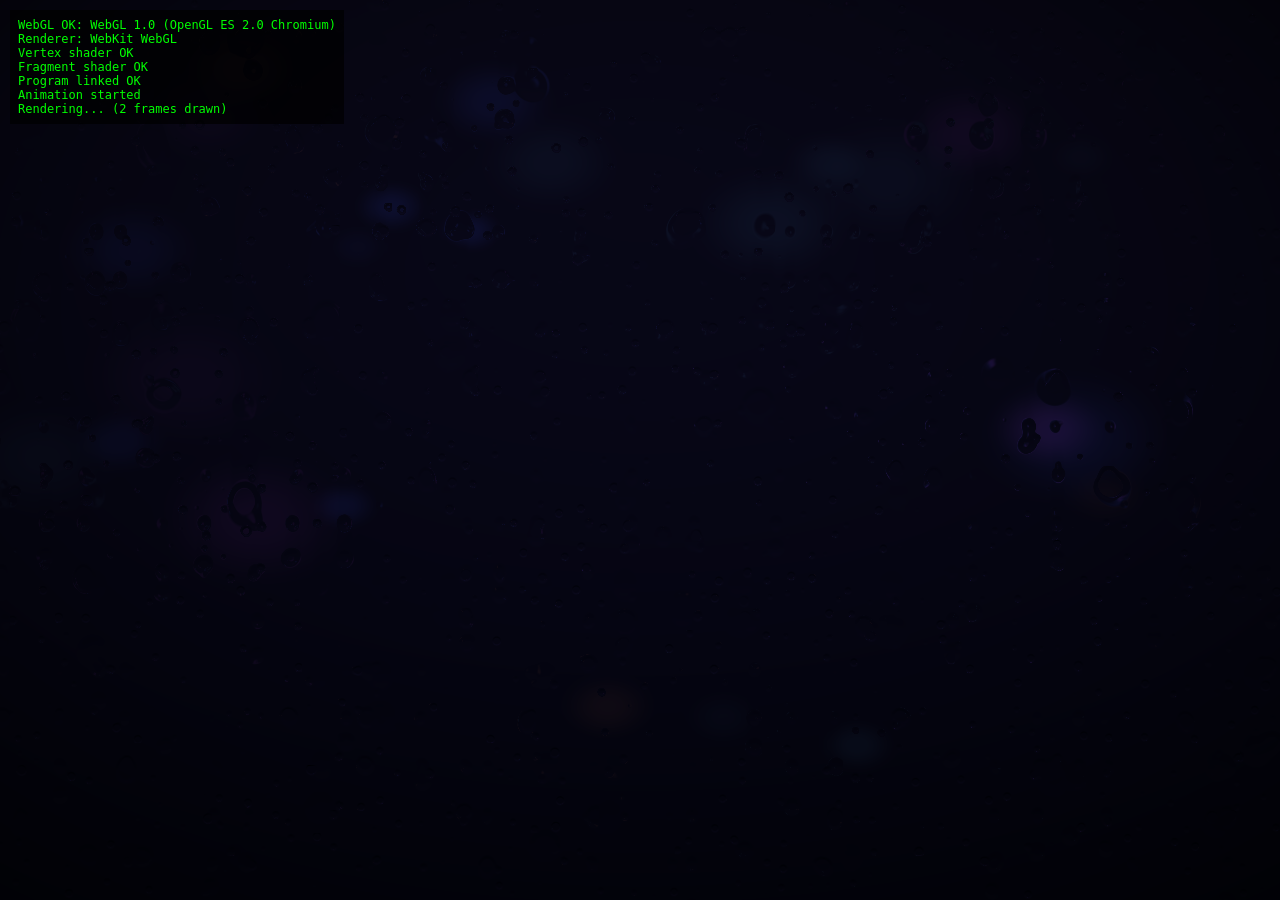
<file: test.html>
<!DOCTYPE html>
<html><head><meta charset="UTF-8"><title>Shader Test</title>
<style>*{margin:0}canvas{width:100vw;height:100vh;display:block}#log{position:fixed;top:10px;left:10px;color:lime;font:12px monospace;white-space:pre-wrap;z-index:10;background:rgba(0,0,0,0.7);padding:8px;max-width:90vw;max-height:90vh;overflow:auto}</style>
</head><body>
<div id="log"></div>
<canvas id="c"></canvas>
<script>
const log = document.getElementById('log');
function L(msg){ log.textContent += msg + '\n'; console.log(msg); }

const VERT = `attribute vec2 aPos; void main(){ gl_Position = vec4(aPos,0.,1.); }`;

const FRAG = `
precision highp float;
uniform vec2 uRes;
uniform float uTime;
uniform float uIntensity;

float S(float a, float b, float t){
  float d = b - a;
  // prevent NaN from 0/0: if edges are equal, return a step
  float safe = abs(d) < 1e-7 ? 1e-7 : d;
  float x = clamp((t - a) / safe, 0.0, 1.0);
  return x * x * (3.0 - 2.0 * x);
}

vec3 N13(float p){
  vec3 p3 = fract(vec3(p)*vec3(.1031,.11369,.13787));
  p3 += dot(p3, p3.yzx+19.19);
  return fract(vec3((p3.x+p3.y)*p3.z,(p3.x+p3.z)*p3.y,(p3.y+p3.z)*p3.x));
}
float N(float t){ return fract(sin(t*12345.564)*7658.76); }
float Saw(float b, float t){ return S(0.,b,t)*S(1.,b,t); }

vec2 DropLayer2(vec2 uv, float t){
  vec2 UV=uv;
  uv.y+=t*0.75;
  vec2 a=vec2(6.,1.);
  vec2 grid=a*2.;
  vec2 id=floor(uv*grid);
  float colShift=N(id.x);
  uv.y+=colShift;
  id=floor(uv*grid);
  vec3 n=N13(id.x*35.2+id.y*2376.1);
  vec2 st=fract(uv*grid)-vec2(.5,0);
  float x=n.x-.5;
  float y=UV.y*20.;
  float wiggle=sin(y+sin(y));
  x+=wiggle*(.5-abs(x))*(n.z-.5);
  x*=.7;
  float ti=fract(t+n.z);
  y=(Saw(.85,ti)-.5)*.9+.5;
  vec2 p=vec2(x,y);
  float d=length((st-p)*a.yx);
  float mainDrop=S(.4,.0,d);
  float r=sqrt(S(1.,y,st.y));
  float cd=abs(st.x-x);
  float trail=S(.23*r,.15*r*r,cd);
  float trailFront=S(-.02,.02,st.y-y);
  trail*=trailFront*r*r;
  y=UV.y;
  float trail2=S(.2*r,.0,cd);
  float droplets=max(0.,(sin(y*(1.-y)*120.)-st.y))*trail2*trailFront*n.z;
  y=fract(y*10.)+(st.y-.5);
  float dd=length(st-vec2(x,y));
  droplets=S(.3,0.,dd);
  float m=mainDrop+droplets*r*trailFront;
  return vec2(m,trail);
}

float StaticDrops(vec2 uv, float t){
  uv*=40.;
  vec2 id=floor(uv);
  uv=fract(uv)-.5;
  vec3 n=N13(id.x*107.45+id.y*3543.654);
  vec2 p=(n.xy-.5)*.7;
  float d=length(uv-p);
  float fade=Saw(.025,fract(t+n.z));
  float c=S(.3,0.,d)*fract(n.z*10.)*fade;
  return c;
}

vec2 Drops(vec2 uv, float t, float l0, float l1, float l2){
  float s=StaticDrops(uv,t)*l0;
  vec2 m1=DropLayer2(uv,t)*l1;
  vec2 m2=DropLayer2(uv*1.85,t)*l2;
  float c=s+m1.x+m2.x;
  c=S(.3,1.,c);
  return vec2(c,max(m1.y*l0,m2.y*l1));
}

float hash2(vec2 p){
  vec3 p3=fract(vec3(p.xyx)*vec3(.1031,.1030,.0973));
  p3+=dot(p3,p3.yzx+33.33);
  return fract((p3.x+p3.y)*p3.z);
}

vec3 background(vec2 uv, float blur){
  vec3 col=mix(vec3(0.02,0.03,0.08),vec3(0.06,0.07,0.15),uv.y);
  float spread=1.0+blur*0.15;
  for(int i=0;i<24;i++){
    float fi=float(i);
    vec2 bp=vec2(hash2(vec2(fi*1.17,.31))*2.0-1.0,hash2(vec2(.73,fi*.93))*2.0-1.0)*vec2(1.1,.8);
    bp.y+=0.1;
    float baseSize=0.03+hash2(vec2(fi,fi*.41))*.07;
    float sz=baseSize*spread;
    float br=0.3+hash2(vec2(fi*.51,fi*1.23))*.7;
    float d=length((uv-vec2(.5))*2.0-bp);
    float bokeh=S(sz,sz*0.1,d)*br;
    vec3 tint=vec3(.2,.4,.8);
    float ht=hash2(vec2(fi*2.01,.07));
    if(ht>.7) tint=vec3(.6,.25,.65);
    else if(ht>.4) tint=vec3(.2,.55,.5);
    else if(ht>.2) tint=vec3(.7,.5,.2);
    col+=bokeh*tint*0.18;
  }
  return col;
}

void main(){
  vec2 uv=(gl_FragCoord.xy-.5*uRes.xy)/uRes.y;
  vec2 UV=gl_FragCoord.xy/uRes.xy;
  float T=uTime;
  float t=T*.2;
  float rainAmount=uIntensity;
  float maxBlur=mix(3.,6.,rainAmount);
  float minBlur=2.;
  float sd=S(-.5,1.,rainAmount)*2.;
  float layer1=S(.25,.75,rainAmount);
  float layer2=S(.0,.5,rainAmount);
  vec2 c=Drops(uv,t,sd,layer1,layer2);
  vec2 e=vec2(.001,0.);
  float cx=Drops(uv+e,t,sd,layer1,layer2).x;
  float cy=Drops(uv+e.yx,t,sd,layer1,layer2).x;
  vec2 n=vec2(cx-c.x,cy-c.x);
  float focus=mix(maxBlur-c.y,minBlur,S(.1,.2,c.x));
  vec3 col=background(UV+n,focus);
  col*=vec3(.8,.6,.9);
  vec2 uvV=UV-.5;
  col*=.8-dot(uvV,uvV);
  gl_FragColor=vec4(col,1.);
}
`;

try {
  const canvas = document.getElementById('c');
  const dpr = window.devicePixelRatio || 1;
  canvas.width = window.innerWidth * dpr;
  canvas.height = window.innerHeight * dpr;

  const gl = canvas.getContext('webgl', {alpha:false, antialias:false});
  if(!gl){ L('ERROR: No WebGL'); throw 'no gl'; }
  L('WebGL OK: ' + gl.getParameter(gl.VERSION));
  L('Renderer: ' + gl.getParameter(gl.RENDERER));

  gl.viewport(0,0,canvas.width,canvas.height);

  function compile(type, src){
    const s = gl.createShader(type);
    gl.shaderSource(s, src);
    gl.compileShader(s);
    if(!gl.getShaderParameter(s, gl.COMPILE_STATUS)){
      const err = gl.getShaderInfoLog(s);
      L('COMPILE ERROR:\n' + err);
      return null;
    }
    return s;
  }

  const vs = compile(gl.VERTEX_SHADER, VERT);
  L(vs ? 'Vertex shader OK' : 'Vertex shader FAILED');
  const fs = compile(gl.FRAGMENT_SHADER, FRAG);
  L(fs ? 'Fragment shader OK' : 'Fragment shader FAILED');

  if(!vs || !fs) throw 'shader compile failed';

  const pg = gl.createProgram();
  gl.attachShader(pg, vs);
  gl.attachShader(pg, fs);
  gl.linkProgram(pg);
  if(!gl.getProgramParameter(pg, gl.LINK_STATUS)){
    L('LINK ERROR: ' + gl.getProgramInfoLog(pg));
    throw 'link failed';
  }
  L('Program linked OK');

  const aPos = gl.getAttribLocation(pg, 'aPos');
  const uRes = gl.getUniformLocation(pg, 'uRes');
  const uTime = gl.getUniformLocation(pg, 'uTime');
  const uIntensity = gl.getUniformLocation(pg, 'uIntensity');

  const buf = gl.createBuffer();
  gl.bindBuffer(gl.ARRAY_BUFFER, buf);
  gl.bufferData(gl.ARRAY_BUFFER, new Float32Array([-1,-1,1,-1,-1,1,1,1]), gl.STATIC_DRAW);

  const t0 = performance.now()/1000;
  let frame = 0;
  function loop(){
    gl.useProgram(pg);
    gl.bindBuffer(gl.ARRAY_BUFFER, buf);
    gl.enableVertexAttribArray(aPos);
    gl.vertexAttribPointer(aPos, 2, gl.FLOAT, false, 0, 0);
    gl.uniform2f(uRes, canvas.width, canvas.height);
    gl.uniform1f(uTime, performance.now()/1000 - t0);
    gl.uniform1f(uIntensity, 0.7);
    gl.drawArrays(gl.TRIANGLE_STRIP, 0, 4);
    frame++;
    if(frame === 2) L('Rendering... (2 frames drawn)');
    requestAnimationFrame(loop);
  }
  loop();
  L('Animation started');
} catch(e) {
  L('JS ERROR: ' + e);
}
</script>
</body></html>
</file>
<file: style.css>
/* =========================================================
   Cyber Zen · 赛博禅  —  Visual Stylesheet
   ========================================================= */

*, *::before, *::after { margin: 0; padding: 0; box-sizing: border-box; }

:root {
  --glass-bg: rgba(10, 12, 18, 0.35);
  --glass-border: rgba(255, 255, 255, 0.06);
  --glass-blur: 18px;
  --text-color: rgba(220, 225, 235, 0.88);
  --text-dim: rgba(180, 190, 210, 0.4);
  --accent: rgba(100, 180, 255, 0.6);
  --font-1: 'LXGW WenKai', cursive;
  --font-2: 'Noto Serif SC', serif;
  --font-3: 'JetBrains Mono', monospace;
  --ui-ease: cubic-bezier(0.4, 0, 0.2, 1);
}

html, body {
  width: 100%; height: 100%;
  overflow: hidden;
  background: #050608;
  font-family: var(--font-1);
  color: var(--text-color);
  cursor: default;
  user-select: none;
}

/* ---- WebGL Canvas ---- */
#bg-canvas {
  position: fixed; inset: 0;
  width: 100%; height: 100%;
  z-index: 0;
}

/* ---- Mode Switcher (top bar) ---- */
#mode-bar {
  position: fixed;
  top: 0; left: 0; right: 0;
  display: flex;
  justify-content: center;
  align-items: center;
  gap: 10px;
  height: 50px;
  z-index: 100;
  opacity: 0;
  transition: opacity 0.5s var(--ui-ease);
  font-family: var(--font-3);
  font-size: 13px;
  letter-spacing: 2px;
  text-transform: uppercase;
}
#mode-bar:hover,
#mode-bar.visible { opacity: 1; }

.mode-option {
  cursor: pointer;
  padding: 4px 8px;
  color: var(--text-dim);
  transition: color 0.3s, text-shadow 0.3s;
}
.mode-option.active {
  color: var(--text-color);
  text-shadow: 0 0 12px var(--accent);
}
.mode-option:hover { color: var(--text-color); }
.mode-sep { color: var(--text-dim); }

/* ---- The Deck (Editor) ---- */
#deck {
  position: fixed;
  inset: 0;
  display: flex;
  flex-direction: column;
  align-items: center;
  justify-content: center;
  z-index: 10;
  padding: 60px 10%;
  pointer-events: none;
}

#editor {
  width: 100%;
  max-width: 760px;
  height: 65vh;
  resize: none;
  border: 1px solid var(--glass-border);
  border-radius: 16px;
  padding: 36px 40px;
  font-family: var(--font-1);
  font-size: 17px;
  line-height: 1.9;
  color: var(--text-color);
  background: var(--glass-bg);
  backdrop-filter: blur(var(--glass-blur));
  -webkit-backdrop-filter: blur(var(--glass-blur));
  outline: none;
  pointer-events: auto;
  user-select: text;
  opacity: 0.15;
  transition: opacity 0.6s var(--ui-ease), border-color 0.4s;
  scrollbar-width: thin;
  scrollbar-color: rgba(255,255,255,0.08) transparent;
}
#editor:hover,
#editor:focus {
  opacity: 1;
  border-color: rgba(255, 255, 255, 0.12);
}
#editor::placeholder {
  color: var(--text-dim);
  font-style: italic;
}

/* Toolbar under editor */
#deck-toolbar {
  display: flex;
  gap: 12px;
  margin-top: 18px;
  opacity: 0;
  transition: opacity 0.5s var(--ui-ease);
  pointer-events: auto;
}
#deck:hover #deck-toolbar,
#editor:focus ~ #deck-toolbar { opacity: 0.85; }
#deck-toolbar:hover { opacity: 1 !important; }

#deck-toolbar button {
  background: rgba(255,255,255,0.1);
  border: 1px solid rgba(255,255,255,0.15);
  border-radius: 10px;
  color: rgba(210,220,240,0.8);
  font-family: var(--font-3);
  font-size: 15px;
  padding: 10px 22px;
  cursor: pointer;
  transition: color 0.3s, background 0.3s, border-color 0.3s, box-shadow 0.3s;
  backdrop-filter: blur(12px);
}
#deck-toolbar button:hover {
  color: #fff;
  background: rgba(255,255,255,0.18);
  border-color: rgba(255,255,255,0.25);
  box-shadow: 0 0 12px rgba(100,180,255,0.2);
}

/* ---- Vibe Mixer ---- */
#mixer-toggle {
  position: fixed;
  bottom: 28px; right: 28px;
  width: 52px; height: 52px;
  display: flex;
  align-items: center;
  justify-content: center;
  border-radius: 50%;
  background: rgba(255,255,255,0.1);
  backdrop-filter: blur(16px);
  border: 1px solid rgba(255,255,255,0.18);
  color: rgba(210,220,240,0.8);
  cursor: pointer;
  z-index: 200;
  opacity: 0;
  transition: opacity 0.5s var(--ui-ease), color 0.3s, transform 0.3s, box-shadow 0.3s;
}
#mixer-toggle:hover {
  opacity: 1;
  color: #fff;
  transform: scale(1.1);
  box-shadow: 0 0 16px rgba(100,180,255,0.3);
}
body:hover #mixer-toggle { opacity: 0.7; }

#vibe-mixer {
  position: fixed;
  bottom: 92px; right: 28px;
  width: 280px;
  padding: 26px 24px;
  border-radius: 18px;
  background: rgba(15, 18, 30, 0.7);
  backdrop-filter: blur(28px);
  -webkit-backdrop-filter: blur(28px);
  border: 1px solid rgba(255,255,255,0.12);
  z-index: 199;
  opacity: 0;
  pointer-events: none;
  transform: translateY(12px) scale(0.96);
  transition: opacity 0.4s var(--ui-ease), transform 0.4s var(--ui-ease);
}
#vibe-mixer.open {
  opacity: 1;
  pointer-events: auto;
  transform: translateY(0) scale(1);
}

#vibe-mixer h3 {
  font-family: var(--font-3);
  font-size: 12px;
  letter-spacing: 3px;
  text-transform: uppercase;
  color: rgba(200,210,230,0.7);
  margin-bottom: 20px;
}

#vibe-mixer label {
  display: flex;
  flex-direction: column;
  gap: 6px;
  margin-bottom: 16px;
}
#vibe-mixer label:last-child { margin-bottom: 0; }

.label-text {
  font-family: var(--font-3);
  font-size: 11px;
  letter-spacing: 1.5px;
  text-transform: uppercase;
  color: rgba(200,210,230,0.65);
}

/* Custom range slider */
input[type="range"] {
  -webkit-appearance: none;
  appearance: none;
  width: 100%;
  height: 4px;
  background: rgba(255,255,255,0.12);
  border-radius: 2px;
  outline: none;
  cursor: pointer;
}
input[type="range"]::-webkit-slider-thumb {
  -webkit-appearance: none;
  width: 18px; height: 18px;
  border-radius: 50%;
  background: var(--accent);
  border: none;
  box-shadow: 0 0 8px rgba(100,180,255,0.4);
  transition: transform 0.2s;
}
input[type="range"]::-webkit-slider-thumb:hover {
  transform: scale(1.3);
}
input[type="range"]::-moz-range-thumb {
  width: 18px; height: 18px;
  border-radius: 50%;
  background: var(--accent);
  border: none;
}

/* ---- Zen Timer ---- */
#zen-timer {
  position: fixed;
  top: 50%;
  left: 50%;
  transform: translate(-50%, -50%);
  display: flex;
  flex-direction: column;
  align-items: center;
  z-index: 50;
  opacity: 0;
  pointer-events: none;
  transition: opacity 0.6s var(--ui-ease);
}
#zen-timer.visible {
  opacity: 1;
  pointer-events: auto;
}
#zen-timer.hidden { display: none; }

#timer-ring {
  width: 160px; height: 160px;
}
.ring-bg {
  fill: none;
  stroke: rgba(255,255,255,0.04);
  stroke-width: 2;
}
.ring-fg {
  fill: none;
  stroke: var(--accent);
  stroke-width: 2;
  stroke-linecap: round;
  stroke-dasharray: 339.292;
  stroke-dashoffset: 0;
  transform: rotate(-90deg);
  transform-origin: center;
  transition: stroke-dashoffset 0.5s linear;
  filter: drop-shadow(0 0 6px rgba(100,180,255,0.35));
}

#timer-display {
  position: absolute;
  top: 50%;
  left: 50%;
  transform: translate(-50%, -70%);
  font-family: var(--font-3);
  font-size: 28px;
  font-weight: 300;
  letter-spacing: 3px;
  color: var(--text-color);
}

#timer-controls {
  display: flex;
  gap: 12px;
  margin-top: 16px;
}
#timer-controls button {
  background: rgba(255,255,255,0.04);
  border: 1px solid var(--glass-border);
  border-radius: 50%;
  width: 36px; height: 36px;
  color: var(--text-dim);
  font-size: 14px;
  cursor: pointer;
  transition: color 0.3s, background 0.3s;
  display: flex;
  align-items: center;
  justify-content: center;
}
#timer-controls button:hover {
  color: var(--text-color);
  background: rgba(255,255,255,0.1);
}

#timer-presets {
  display: flex;
  gap: 16px;
  margin-top: 12px;
  font-family: var(--font-3);
  font-size: 11px;
  letter-spacing: 1px;
  color: var(--text-dim);
}
#timer-presets span {
  cursor: pointer;
  padding: 2px 6px;
  transition: color 0.3s, text-shadow 0.3s;
}
#timer-presets span.active {
  color: var(--text-color);
  text-shadow: 0 0 8px var(--accent);
}
#timer-presets span:hover { color: var(--text-color); }

/* ---- Font classes ---- */
.font-wenkai  { font-family: var(--font-1) !important; }
.font-serif   { font-family: var(--font-2) !important; }
.font-mono    { font-family: var(--font-3) !important; }

/* ---- Scene Selector ---- */
#scene-selector {
  display: flex;
  flex-direction: column;
  gap: 8px;
  margin-top: 4px;
  padding-top: 14px;
  border-top: 1px solid rgba(255,255,255,0.06);
}

#scene-btns {
  display: flex;
  gap: 8px;
}

.scene-btn {
  flex: 1;
  background: rgba(255,255,255,0.05);
  border: 1px solid rgba(255,255,255,0.1);
  border-radius: 8px;
  color: rgba(180,195,225,0.5);
  font-family: var(--font-1);
  font-size: 12px;
  padding: 8px 6px;
  cursor: pointer;
  transition: all 0.25s;
  text-align: center;
  letter-spacing: 0.5px;
}
.scene-btn:hover {
  color: rgba(210,225,245,0.85);
  background: rgba(255,255,255,0.1);
  border-color: rgba(255,255,255,0.18);
}
.scene-btn.active {
  color: var(--accent);
  background: rgba(100,180,255,0.1);
  border-color: rgba(100,180,255,0.3);
  box-shadow: 0 0 10px rgba(100,180,255,0.12);
}

/* ---- Misc ---- */
::selection {
  background: rgba(100, 180, 255, 0.25);
}

/* Scrollbar (Webkit) */
#editor::-webkit-scrollbar { width: 4px; }
#editor::-webkit-scrollbar-track { background: transparent; }
#editor::-webkit-scrollbar-thumb {
  background: rgba(255,255,255,0.08);
  border-radius: 2px;
}
</file>
